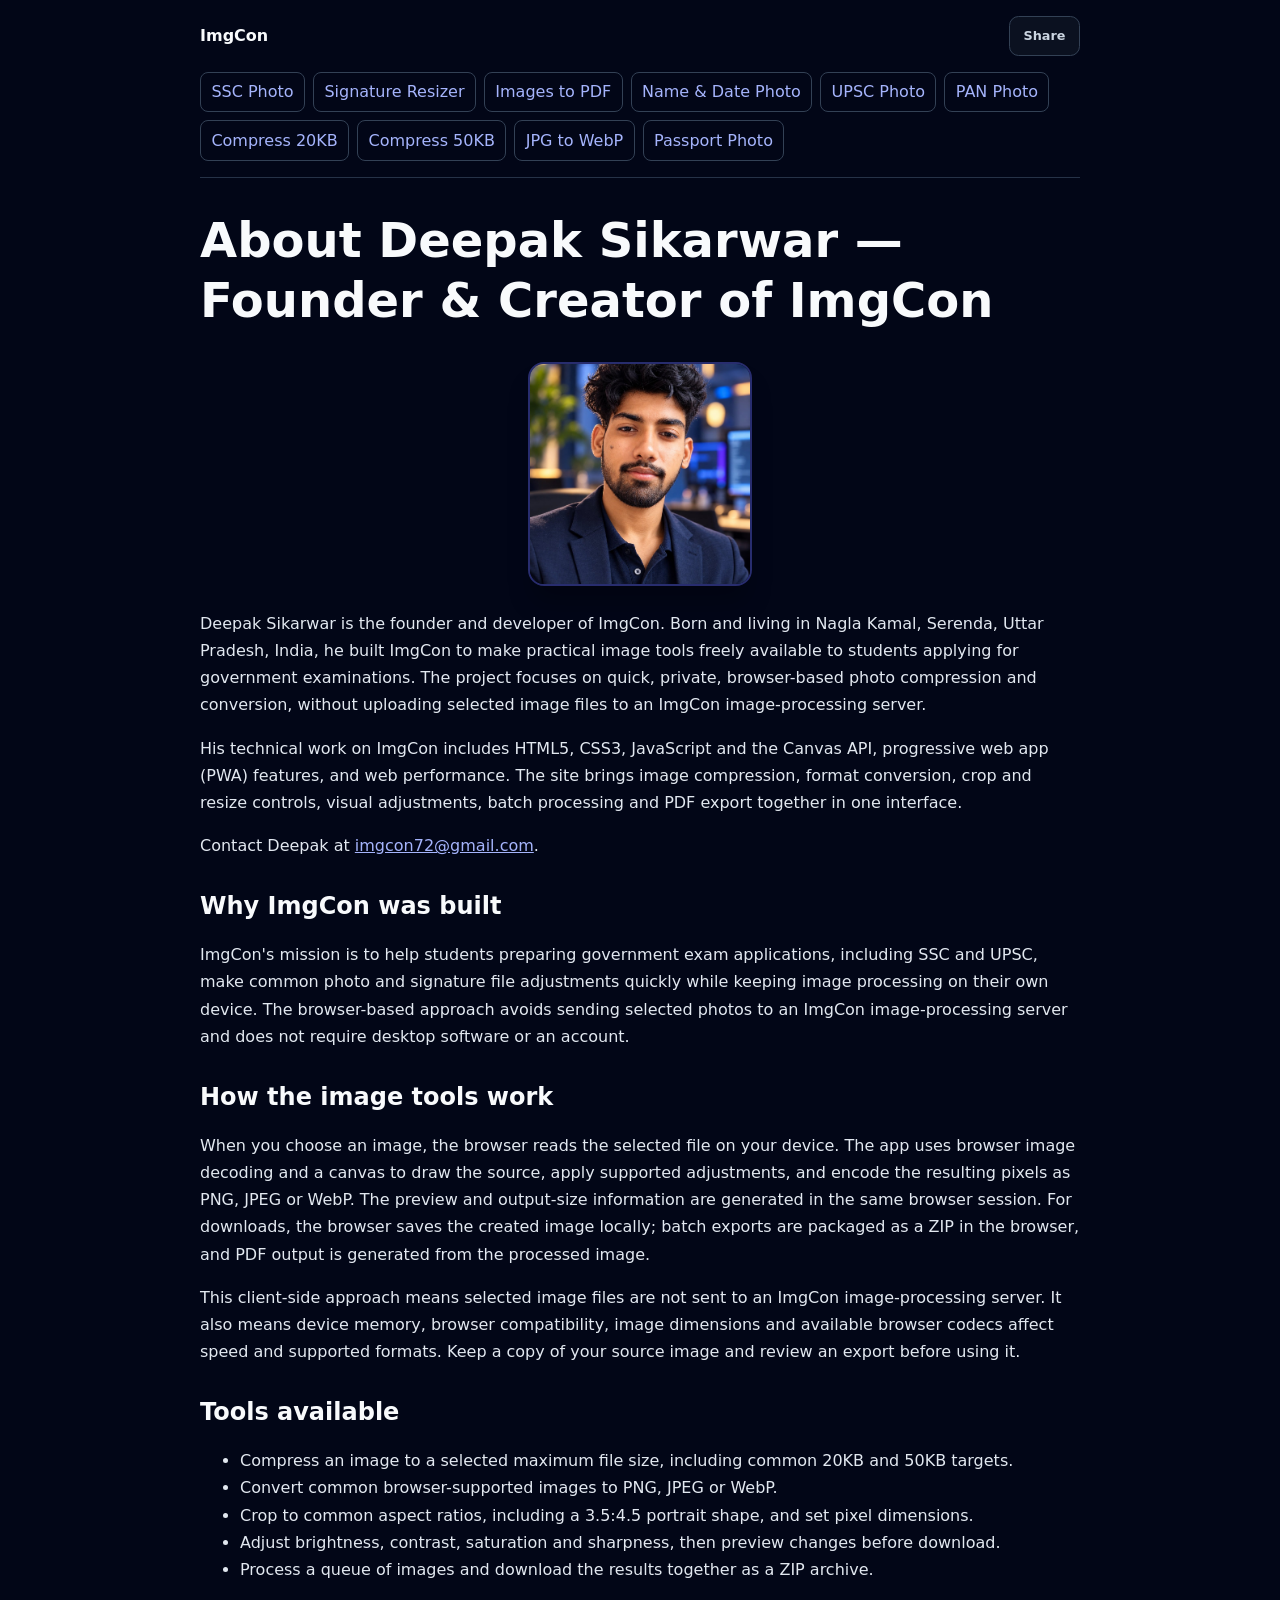
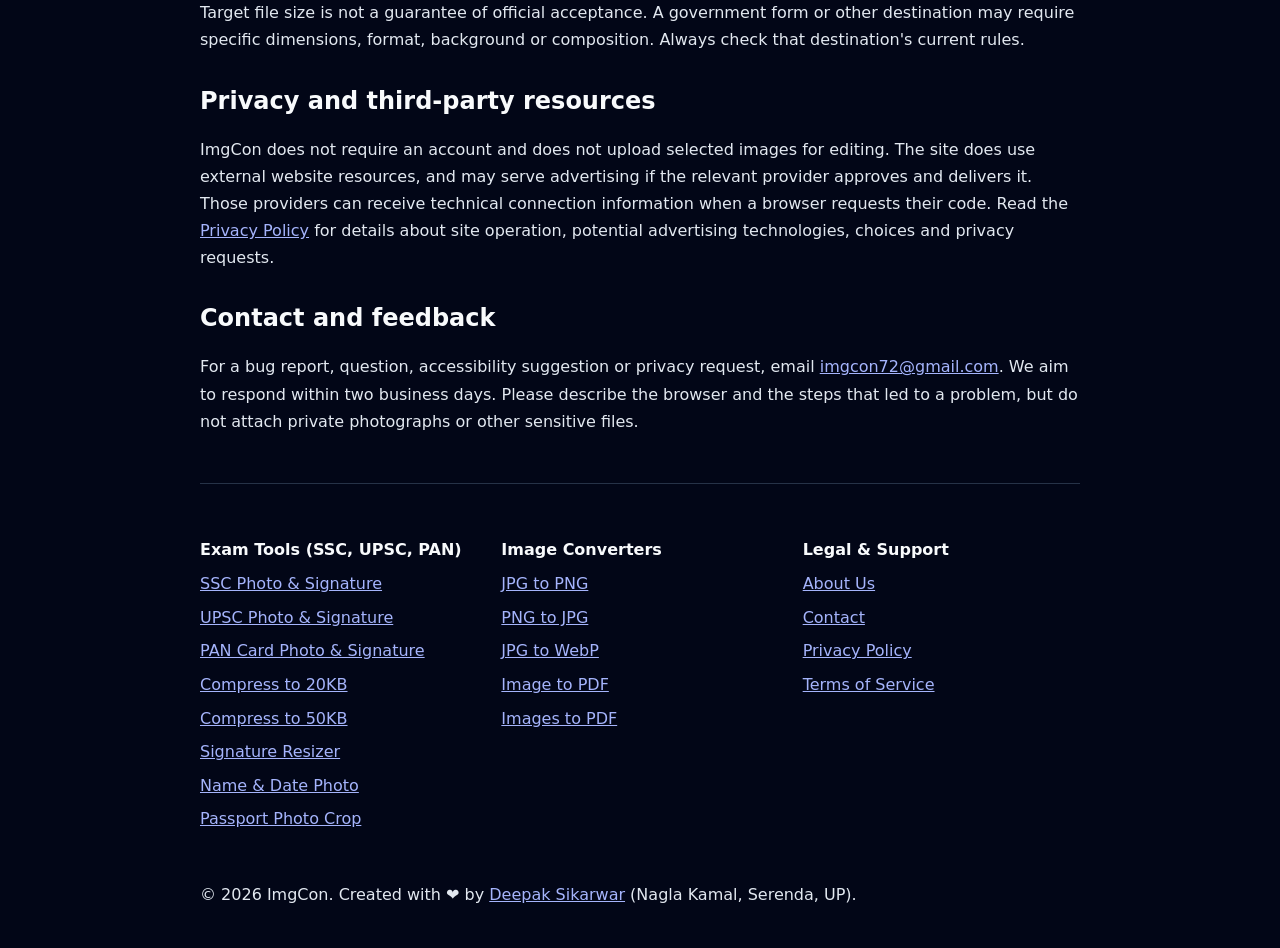
<file: about.html>
<!doctype html>
<html lang="en">
  <head>
    <meta charset="utf-8" />
    <meta name="viewport" content="width=device-width, initial-scale=1" />
    <meta name="description" content="Meet Deepak Sikarwar, founder and developer of ImgCon from Nagla Kamal, Serenda, Uttar Pradesh. Built to provide 100% private and free image compression tools for students." />
    <meta name="robots" content="index,follow" />
    <title>Deepak Sikarwar — Founder &amp; Developer of ImgCon | Nagla Kamal, Uttar Pradesh</title>
    <meta name="thumbnail" content="https://imgcon.online/deepak-sikarwar.jpg" />
    <meta property="og:title" content="Deepak Sikarwar — Founder &amp; Developer of ImgCon" />
    <meta property="og:description" content="Meet Deepak Sikarwar, founder and developer of ImgCon from Nagla Kamal, Serenda, Uttar Pradesh." />
    <meta property="og:image" content="https://imgcon.online/deepak-sikarwar.jpg" />
    <meta name="twitter:card" content="summary_large_image" />
    <meta name="twitter:image" content="https://imgcon.online/deepak-sikarwar.jpg" />
    <link rel="icon" type="image/png" sizes="192x192" href="imgcon-icon-192.png" />
    <link rel="canonical" href="https://imgcon.online/about.html" />
    <link rel="preload" href="script.js" as="script" />
    <link rel="stylesheet" href="smart-share.css" />
    <style>
      :root { color-scheme: dark; font-family: system-ui, sans-serif; background: #020617; color: #e2e8f0; }
      * { box-sizing: border-box; }
      body { margin: 0; line-height: 1.7; }
      a { color: #a5b4fc; }
      header, main, footer { width: min(100% - 2rem, 880px); margin-inline: auto; }
      header, footer { padding-block: 1rem; border-bottom: 1px solid #263247; }
      footer { border-top: 1px solid #263247; border-bottom: 0; margin-top: 3rem; padding-block: 1.5rem; }
      .site-header { display: flex; flex-wrap: wrap; align-items: center; justify-content: space-between; gap: 1rem; }
      .site-brand { color: #f8fafc; font-weight: 700; text-decoration: none; }
      .site-nav { display: flex; flex-wrap: wrap; gap: .5rem; }
      .site-nav a { display: inline-block; padding: .35rem .65rem; border: 1px solid #334155; border-radius: .5rem; text-decoration: none; }
      .site-nav a:hover { border-color: #818cf8; color: #fff; }
      .footer-grid { display: grid; grid-template-columns: repeat(auto-fit, minmax(160px, 1fr)); gap: 1.5rem; }
      .footer-column h2 { margin: 0 0 .65rem; font-size: 1rem; }
      .footer-column nav { display: grid; gap: .4rem; }
      h1, h2 { line-height: 1.25; color: #f8fafc; }
      h1 { font-size: clamp(2rem, 6vw, 3rem); }
      section { margin-block: 2rem; }
      nav { display: flex; flex-wrap: wrap; gap: .75rem 1rem; }
    </style>
    <script type="application/ld+json">
      {
        "@context": "https://schema.org",
        "@type": "BreadcrumbList",
        "itemListElement": [
          {"@type":"ListItem","position":1,"name":"Home","item":"https://imgcon.online/"},
          {"@type":"ListItem","position":2,"name":"About Us","item":"https://imgcon.online/about.html"}
        ]
      }
    </script>
    <script type="application/ld+json">
      {
        "@context": "https://schema.org",
        "@type": "Person",
        "name": "Deepak Sikarwar",
        "alternateName": ["Deepak Sikarwar ImgCon", "Deepak Sikarwar Nagla Kamal"],
        "jobTitle": "Web Developer & Founder",
        "worksFor": {
          "@type": "Organization",
          "name": "ImgCon",
          "url": "https://imgcon.online/"
        },
        "homeLocation": {
          "@type": "Place",
          "name": "Nagla Kamal, Serenda, Uttar Pradesh, India"
        },
        "image": "https://imgcon.online/deepak-sikarwar.jpg",
        "url": "https://imgcon.online/about.html",
        "sameAs": [
          "https://github.com/deepak1455"
        ]
      }
    </script>
    <style>
      .profile-photo { display: block; width: 12rem; height: 12rem; margin-inline: auto; margin-bottom: 1.5rem; border: 2px solid rgb(99 102 241 / 40%); border-radius: 1rem; object-fit: cover; box-shadow: 0 20px 25px -5px rgb(0 0 0 / 25%); }
      @media (min-width: 768px) { .profile-photo { width: 14rem; height: 14rem; } }
    </style>
  </head>
  <body>
    <header class="site-header">
      <a class="site-brand" href="index.html">ImgCon</a>
      <button id="share-button" class="smart-share-trigger" type="button" data-smart-share>Share</button>
      <nav class="site-nav" aria-label="Primary navigation">
        <a href="ssc-photo-resizer.html">SSC Photo</a>
        <a href="signature-resizer.html">Signature Resizer</a>
        <a href="images-to-pdf.html">Images to PDF</a>
        <a href="photo-name-date-maker.html">Name &amp; Date Photo</a>
        <a href="upsc-photo-compressor.html">UPSC Photo</a>
        <a href="pan-card-photo-resizer.html">PAN Photo</a>
        <a href="compress-image-to-20kb.html">Compress 20KB</a>
        <a href="compress-image-to-50kb.html">Compress 50KB</a>
        <a href="jpg-to-webp.html">JPG to WebP</a>
        <a href="passport-photo-maker.html">Passport Photo</a>
      </nav>
    </header>
    <main>
      <h1>About Deepak Sikarwar — Founder &amp; Creator of ImgCon</h1>
      <section aria-label="Founder profile">
        <img src="deepak-sikarwar.jpg" alt="Deepak Sikarwar - Founder &amp; Developer of ImgCon" class="w-48 h-48 md:w-56 md:h-56 rounded-2xl object-cover border-2 border-indigo-500/40 shadow-xl mx-auto mb-6 profile-photo" width="224" height="224" fetchpriority="high" />
        <p>Deepak Sikarwar is the founder and developer of ImgCon. Born and living in Nagla Kamal, Serenda, Uttar Pradesh, India, he built ImgCon to make practical image tools freely available to students applying for government examinations. The project focuses on quick, private, browser-based photo compression and conversion, without uploading selected image files to an ImgCon image-processing server.</p>
        <p>His technical work on ImgCon includes HTML5, CSS3, JavaScript and the Canvas API, progressive web app (PWA) features, and web performance. The site brings image compression, format conversion, crop and resize controls, visual adjustments, batch processing and PDF export together in one interface.</p>
        <p>Contact Deepak at <a href="mailto:imgcon72@gmail.com">imgcon72@gmail.com</a></a>.</p>
      </section>

      <section>
        <h2>Why ImgCon was built</h2>
        <p>ImgCon's mission is to help students preparing government exam applications, including SSC and UPSC, make common photo and signature file adjustments quickly while keeping image processing on their own device. The browser-based approach avoids sending selected photos to an ImgCon image-processing server and does not require desktop software or an account.</p>
      </section>

      <section>
        <h2>How the image tools work</h2>
        <p>When you choose an image, the browser reads the selected file on your device. The app uses browser image decoding and a canvas to draw the source, apply supported adjustments, and encode the resulting pixels as PNG, JPEG or WebP. The preview and output-size information are generated in the same browser session. For downloads, the browser saves the created image locally; batch exports are packaged as a ZIP in the browser, and PDF output is generated from the processed image.</p>
        <p>This client-side approach means selected image files are not sent to an ImgCon image-processing server. It also means device memory, browser compatibility, image dimensions and available browser codecs affect speed and supported formats. Keep a copy of your source image and review an export before using it.</p>
      </section>

      <section>
        <h2>Tools available</h2>
        <ul>
          <li>Compress an image to a selected maximum file size, including common 20KB and 50KB targets.</li>
          <li>Convert common browser-supported images to PNG, JPEG or WebP.</li>
          <li>Crop to common aspect ratios, including a 3.5:4.5 portrait shape, and set pixel dimensions.</li>
          <li>Adjust brightness, contrast, saturation and sharpness, then preview changes before download.</li>
          <li>Process a queue of images and download the results together as a ZIP archive.</li>
        </ul>
        <p>Target file size is not a guarantee of official acceptance. A government form or other destination may require specific dimensions, format, background or composition. Always check that destination's current rules.</p>
      </section>

      <section>
        <h2>Privacy and third-party resources</h2>
        <p>ImgCon does not require an account and does not upload selected images for editing. The site does use external website resources, and may serve advertising if the relevant provider approves and delivers it. Those providers can receive technical connection information when a browser requests their code. Read the <a href="privacy-policy.html">Privacy Policy</a> for details about site operation, potential advertising technologies, choices and privacy requests.</p>
      </section>

      <section>
        <h2>Contact and feedback</h2>
        <p>For a bug report, question, accessibility suggestion or privacy request, email <a href="mailto:imgcon72@gmail.com">imgcon72@gmail.com</a>. We aim to respond within two business days. Please describe the browser and the steps that led to a problem, but do not attach private photographs or other sensitive files.</p>
      </section>
    </main>
    <footer>
      <div class="footer-grid">
        <section class="footer-column" aria-labelledby="footer-exam-tools"><h2 id="footer-exam-tools">Exam Tools (SSC, UPSC, PAN)</h2><nav aria-label="Exam tools"><a href="ssc-photo-resizer.html">SSC Photo &amp; Signature</a><a href="upsc-photo-compressor.html">UPSC Photo &amp; Signature</a><a href="pan-card-photo-resizer.html">PAN Card Photo &amp; Signature</a><a href="compress-image-to-20kb.html">Compress to 20KB</a><a href="compress-image-to-50kb.html">Compress to 50KB</a>        <a href="signature-resizer.html">Signature Resizer</a><a href="photo-name-date-maker.html">Name &amp; Date Photo</a><a href="passport-photo-maker.html">Passport Photo Crop</a></nav></section>
        <section class="footer-column" aria-labelledby="footer-converters"><h2 id="footer-converters">Image Converters</h2><nav aria-label="Image converters"><a href="index.html#quick-jpg-to-png">JPG to PNG</a><a href="index.html#quick-png-to-jpg">PNG to JPG</a><a href="jpg-to-webp.html">JPG to WebP</a><a href="index.html#quick-image-to-pdf">Image to PDF</a><a href="images-to-pdf.html">Images to PDF</a></nav></section>
        <section class="footer-column" aria-labelledby="footer-legal-support"><h2 id="footer-legal-support">Legal &amp; Support</h2><nav aria-label="Legal and support"><a href="about.html">About Us</a><a href="contact.html">Contact</a><a href="privacy-policy.html">Privacy Policy</a><a href="terms-of-service.html">Terms of Service</a></nav></section>
      </div>
      <p><span>© 2026 ImgCon. Created with ❤️ by <a href="about.html" class="font-medium text-indigo-300 underline underline-offset-2 hover:text-white">Deepak Sikarwar</a> (Nagla Kamal, Serenda, UP).</span></p>
    </footer>
    <script src="script.js" defer></script>
  </body>
</html>
</file>
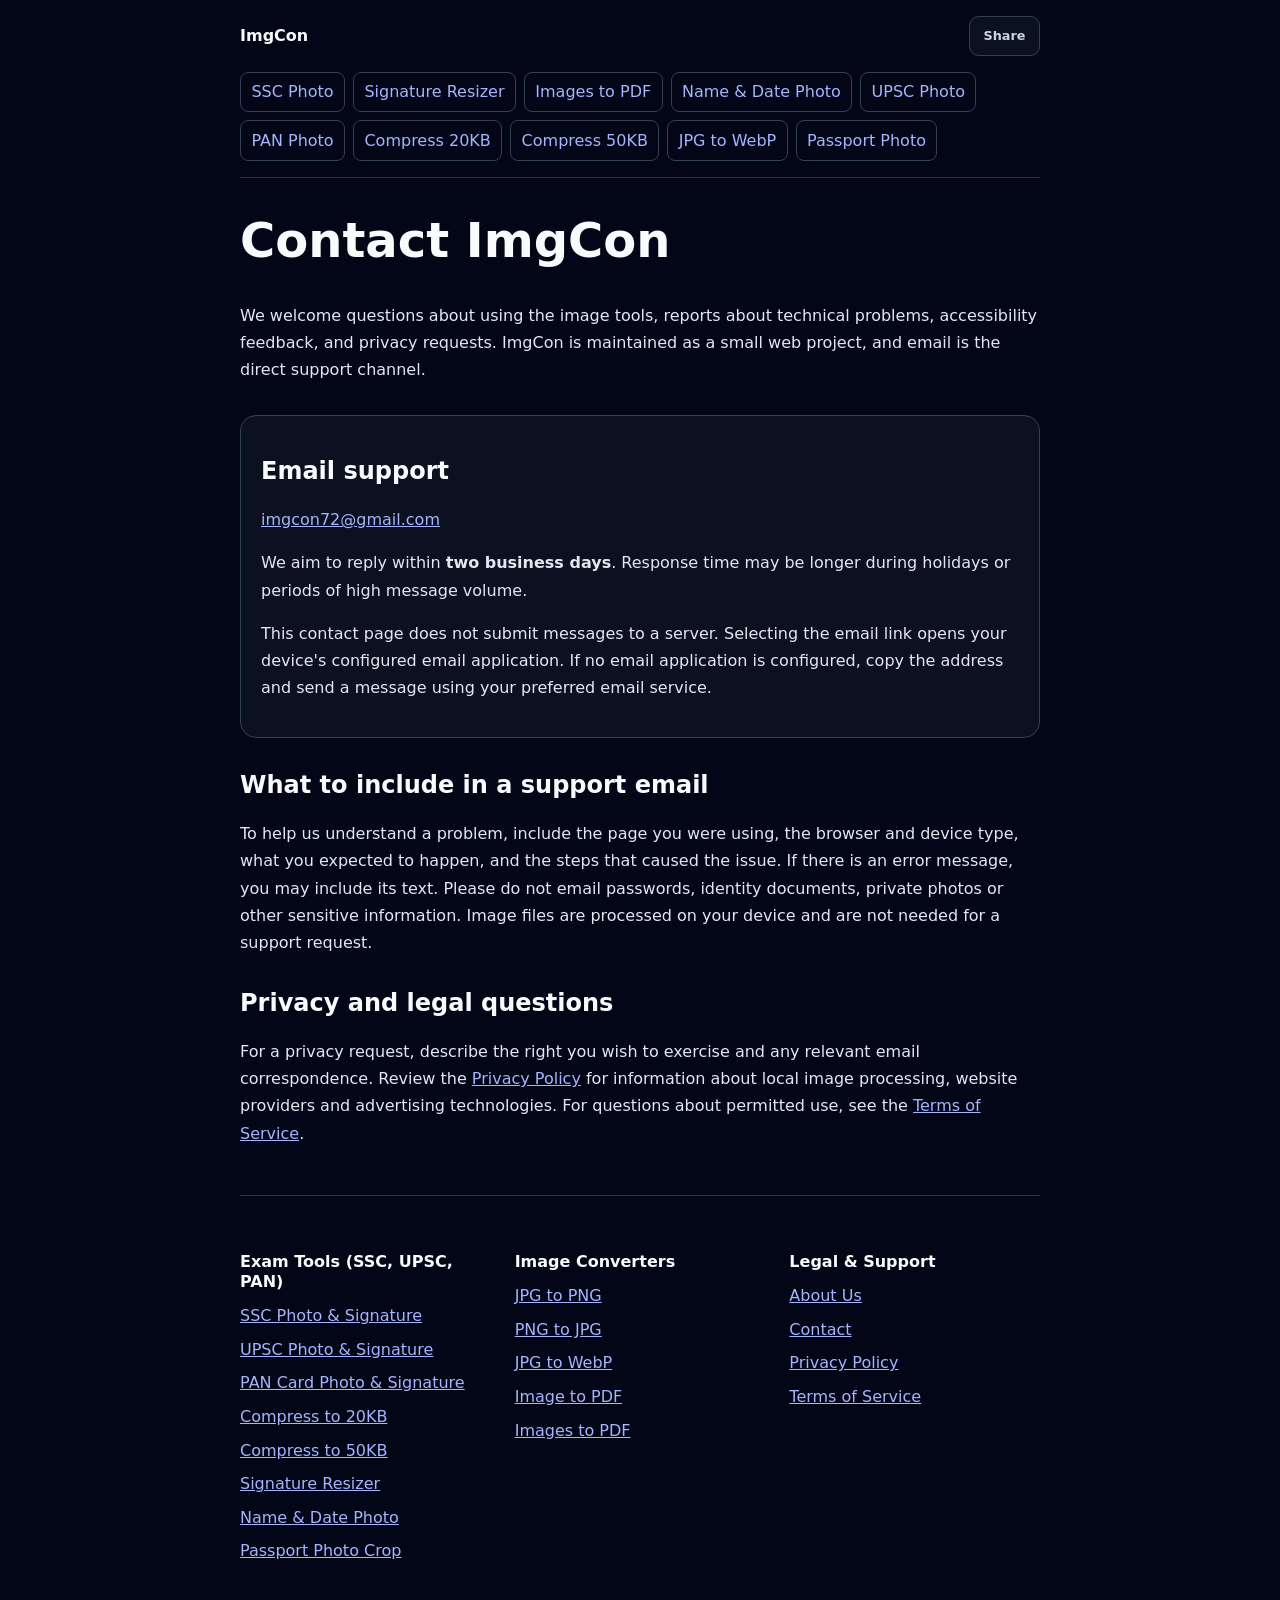
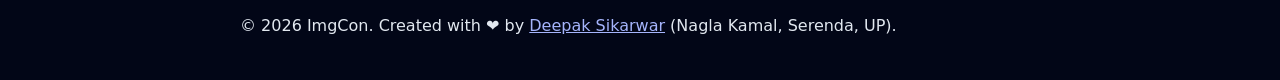
<file: contact.html>
<!doctype html>
<html lang="en">
  <head>
    <meta charset="utf-8" />
    <meta name="viewport" content="width=device-width, initial-scale=1" />
    <meta name="description" content="Contact ImgCon by email for support, accessibility feedback, privacy requests or questions. Expected response time is two business days." />
    <meta name="robots" content="index,follow" />
    <title>Contact Us — ImgCon Support (imgcon72@gmail.com)</title>
    <meta name="thumbnail" content="https://imgcon.online/imgconlogo.png" />
    <meta property="og:image" content="https://imgcon.online/imgconlogo.png" />
    <meta property="og:image:width" content="1200" />
    <meta property="og:image:height" content="630" />
    <meta name="twitter:card" content="summary_large_image" />
    <meta name="twitter:image" content="https://imgcon.online/imgconlogo.png" />
    <link rel="icon" type="image/png" sizes="192x192" href="imgcon-icon-192.png" />
    <link rel="canonical" href="https://imgcon.online/contact.html" />
    <link rel="preload" href="script.js" as="script" />
    <link rel="stylesheet" href="smart-share.css" />
    <style>
      :root { color-scheme: dark; font-family: system-ui, sans-serif; background: #020617; color: #e2e8f0; }
      * { box-sizing: border-box; }
      body { margin: 0; line-height: 1.7; }
      a { color: #a5b4fc; }
      header, main, footer { width: min(100% - 2rem, 800px); margin-inline: auto; }
      header, footer { padding-block: 1rem; border-bottom: 1px solid #263247; }
      footer { border-top: 1px solid #263247; border-bottom: 0; margin-top: 3rem; padding-block: 1.5rem; }
      .site-header { display: flex; flex-wrap: wrap; align-items: center; justify-content: space-between; gap: 1rem; }
      .site-brand { color: #f8fafc; font-weight: 700; text-decoration: none; }
      .site-nav { display: flex; flex-wrap: wrap; gap: .5rem; }
      .site-nav a { display: inline-block; padding: .35rem .65rem; border: 1px solid #334155; border-radius: .5rem; text-decoration: none; }
      .site-nav a:hover { border-color: #818cf8; color: #fff; }
      .footer-grid { display: grid; grid-template-columns: repeat(auto-fit, minmax(160px, 1fr)); gap: 1.5rem; }
      .footer-column h2 { margin: 0 0 .65rem; font-size: 1rem; }
      .footer-column nav { display: grid; gap: .4rem; }
      h1, h2 { line-height: 1.25; color: #f8fafc; }
      h1 { font-size: clamp(2rem, 6vw, 3rem); }
      section { margin-block: 2rem; }
      .contact-card { padding: 1.25rem; border: 1px solid #334155; border-radius: 1rem; background: #0b1120; }
      nav { display: flex; flex-wrap: wrap; gap: .75rem 1rem; }
    </style>
    <script type="application/ld+json">
      {
        "@context": "https://schema.org",
        "@type": "BreadcrumbList",
        "itemListElement": [
          {"@type":"ListItem","position":1,"name":"Home","item":"https://imgcon.online/"},
          {"@type":"ListItem","position":2,"name":"Contact Us","item":"https://imgcon.online/contact.html"}
        ]
      }
    </script>
  </head>
  <body>
    <header class="site-header">
      <a class="site-brand" href="index.html">ImgCon</a>
      <button id="share-button" class="smart-share-trigger" type="button" data-smart-share>Share</button>
      <nav class="site-nav" aria-label="Primary navigation">
        <a href="ssc-photo-resizer.html">SSC Photo</a>
        <a href="signature-resizer.html">Signature Resizer</a>
        <a href="images-to-pdf.html">Images to PDF</a>
        <a href="photo-name-date-maker.html">Name &amp; Date Photo</a>
        <a href="upsc-photo-compressor.html">UPSC Photo</a>
        <a href="pan-card-photo-resizer.html">PAN Photo</a>
        <a href="compress-image-to-20kb.html">Compress 20KB</a>
        <a href="compress-image-to-50kb.html">Compress 50KB</a>
        <a href="jpg-to-webp.html">JPG to WebP</a>
        <a href="passport-photo-maker.html">Passport Photo</a>
      </nav>
    </header>
    <main>
      <h1>Contact ImgCon</h1>
      <p>We welcome questions about using the image tools, reports about technical problems, accessibility feedback, and privacy requests. ImgCon is maintained as a small web project, and email is the direct support channel.</p>
      <section class="contact-card" aria-labelledby="email-title">
        <h2 id="email-title">Email support</h2>
        <p><a href="mailto:imgcon72@gmail.com?subject=ImgCon%20support">imgcon72@gmail.com</a></p>
        <p>We aim to reply within <strong>two business days</strong>. Response time may be longer during holidays or periods of high message volume.</p>
        <p>This contact page does not submit messages to a server. Selecting the email link opens your device's configured email application. If no email application is configured, copy the address and send a message using your preferred email service.</p>
      </section>
      <section>
        <h2>What to include in a support email</h2>
        <p>To help us understand a problem, include the page you were using, the browser and device type, what you expected to happen, and the steps that caused the issue. If there is an error message, you may include its text. Please do not email passwords, identity documents, private photos or other sensitive information. Image files are processed on your device and are not needed for a support request.</p>
      </section>
      <section>
        <h2>Privacy and legal questions</h2>
        <p>For a privacy request, describe the right you wish to exercise and any relevant email correspondence. Review the <a href="privacy-policy.html">Privacy Policy</a> for information about local image processing, website providers and advertising technologies. For questions about permitted use, see the <a href="terms-of-service.html">Terms of Service</a>.</p>
      </section>
    </main>
    <footer>
      <div class="footer-grid">
        <section class="footer-column" aria-labelledby="footer-exam-tools"><h2 id="footer-exam-tools">Exam Tools (SSC, UPSC, PAN)</h2><nav aria-label="Exam tools"><a href="ssc-photo-resizer.html">SSC Photo &amp; Signature</a><a href="upsc-photo-compressor.html">UPSC Photo &amp; Signature</a><a href="pan-card-photo-resizer.html">PAN Card Photo &amp; Signature</a><a href="compress-image-to-20kb.html">Compress to 20KB</a><a href="compress-image-to-50kb.html">Compress to 50KB</a>        <a href="signature-resizer.html">Signature Resizer</a><a href="photo-name-date-maker.html">Name &amp; Date Photo</a><a href="passport-photo-maker.html">Passport Photo Crop</a></nav></section>
        <section class="footer-column" aria-labelledby="footer-converters"><h2 id="footer-converters">Image Converters</h2><nav aria-label="Image converters"><a href="index.html#quick-jpg-to-png">JPG to PNG</a><a href="index.html#quick-png-to-jpg">PNG to JPG</a><a href="jpg-to-webp.html">JPG to WebP</a><a href="index.html#quick-image-to-pdf">Image to PDF</a><a href="images-to-pdf.html">Images to PDF</a></nav></section>
        <section class="footer-column" aria-labelledby="footer-legal-support"><h2 id="footer-legal-support">Legal &amp; Support</h2><nav aria-label="Legal and support"><a href="about.html">About Us</a><a href="contact.html">Contact</a><a href="privacy-policy.html">Privacy Policy</a><a href="terms-of-service.html">Terms of Service</a></nav></section>
      </div>
      <p><span>© 2026 ImgCon. Created with ❤️ by <a href="about.html" class="font-medium text-indigo-300 underline underline-offset-2 hover:text-white">Deepak Sikarwar</a> (Nagla Kamal, Serenda, UP).</span></p>
    </footer>
    <script src="script.js" defer></script>
  </body>
</html>
</file>
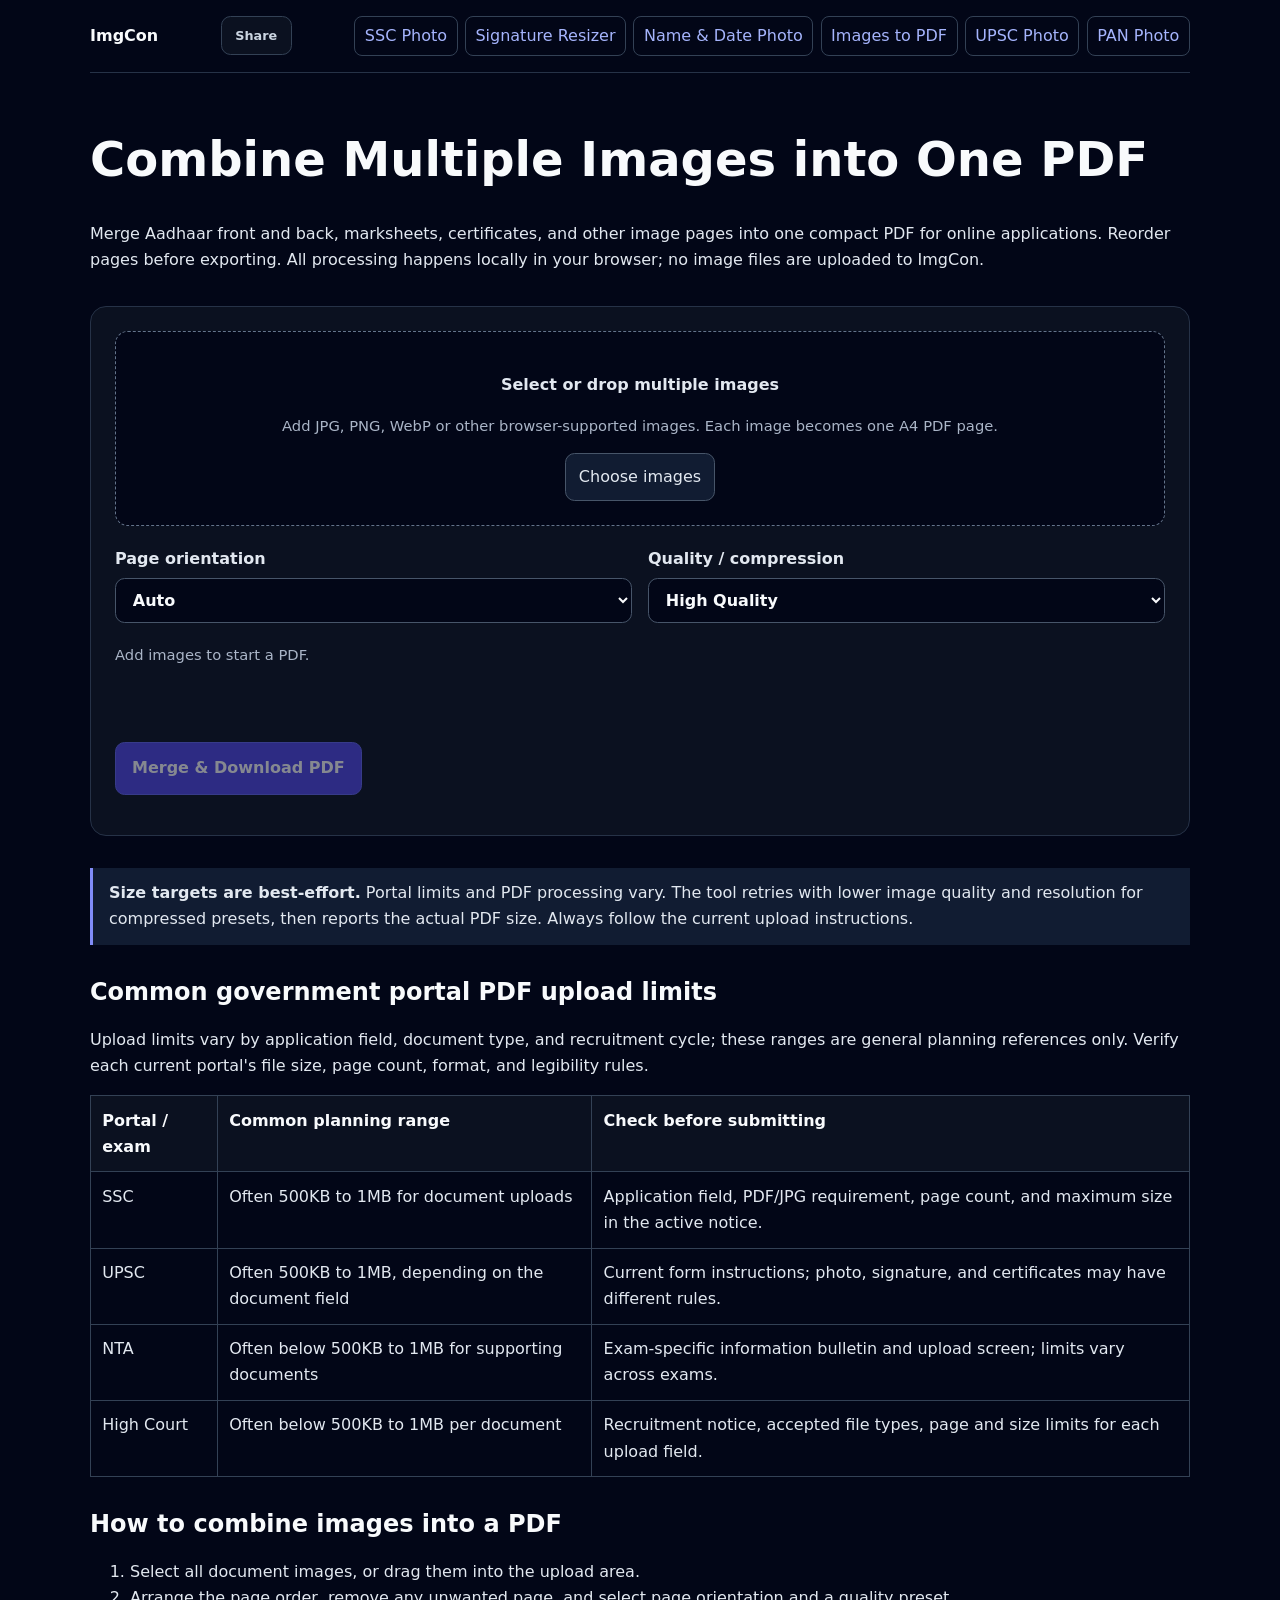
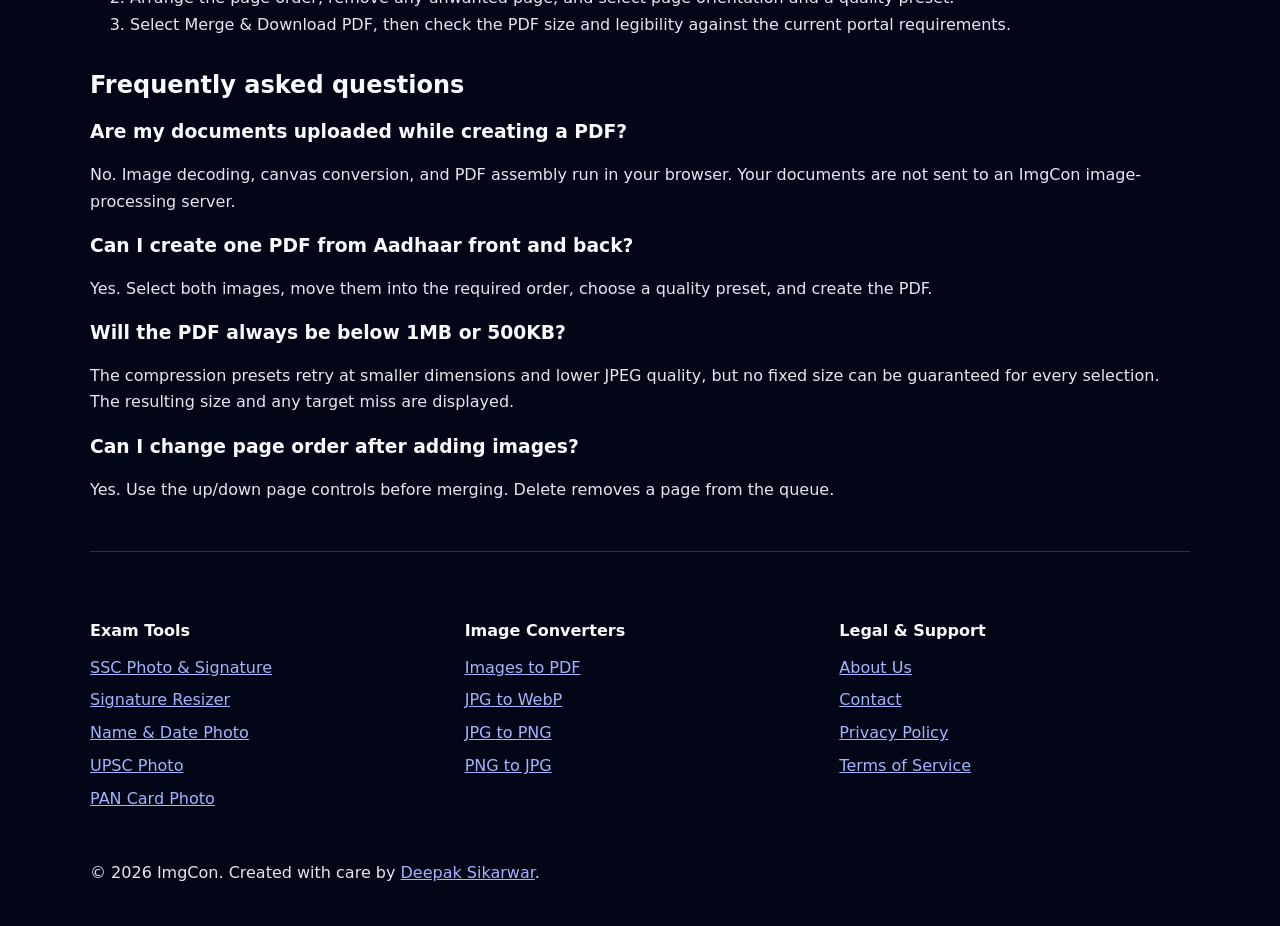
<file: images-to-pdf.html>
<!doctype html>
<html lang="en">
  <head>
    <meta charset="utf-8" />
    <meta name="viewport" content="width=device-width, initial-scale=1" />
    <meta name="description" content="Merge multiple JPG/PNG images into a single PDF document online. Set page order, compress under 1MB for exam forms. 100% free and private." />
    <meta name="robots" content="index,follow" />
    <meta name="thumbnail" content="https://imgcon.online/imgconlogo.png" />
    <meta property="og:type" content="website" />
    <meta property="og:url" content="https://imgcon.online/images-to-pdf.html" />
    <meta property="og:title" content="Convert Multiple Images to Single PDF Online Free — ImgCon" />
    <meta property="og:description" content="Combine and reorder image pages into one PDF locally in your browser." />
    <meta property="og:image" content="https://imgcon.online/imgconlogo.png" />
    <meta name="twitter:card" content="summary_large_image" />
    <meta name="twitter:image" content="https://imgcon.online/imgconlogo.png" />
    <link rel="canonical" href="https://imgcon.online/images-to-pdf.html" />
    <link rel="icon" type="image/png" sizes="192x192" href="imgcon-icon-192.png" />
    <link rel="manifest" href="manifest.json" />
    <link rel="stylesheet" href="smart-share.css" />
    <title>Convert Multiple Images to Single PDF Online Free — ImgCon</title>
    <style>
      :root { color-scheme: dark; font-family: system-ui, sans-serif; background: #020617; color: #e2e8f0; }
      * { box-sizing: border-box; }
      body { margin: 0; line-height: 1.65; }
      a { color: #a5b4fc; }
      header, main, footer { width: min(100% - 2rem, 1100px); margin-inline: auto; }
      header, footer { padding-block: 1rem; border-bottom: 1px solid #263247; }
      footer { border-top: 1px solid #263247; border-bottom: 0; margin-top: 3rem; padding-block: 1.5rem; }
      .site-header { display: flex; flex-wrap: wrap; align-items: center; justify-content: space-between; gap: 1rem; }
      .site-brand { color: #f8fafc; font-weight: 700; text-decoration: none; }
      .site-nav { display: flex; flex-wrap: wrap; gap: .45rem; }
      .site-nav a { padding: .35rem .6rem; border: 1px solid #334155; border-radius: .5rem; text-decoration: none; }
      .site-nav a:hover { border-color: #818cf8; color: #fff; }
      main { padding-top: 1.5rem; }
      h1, h2, h3 { line-height: 1.25; color: #f8fafc; }
      h1 { font-size: clamp(2rem, 6vw, 3rem); }
      section { margin-block: 2rem; }
      .tool-panel, .content-card { border: 1px solid #263247; border-radius: 1rem; background: #0b1120; padding: clamp(1rem, 3vw, 1.5rem); }
      .drop-zone { border: 1px dashed #64748b; border-radius: .8rem; padding: 1.5rem; text-align: center; background: #020617; }
      .drop-zone.is-dragging { border-color: #818cf8; background: #111c32; }
      .options { display: grid; grid-template-columns: repeat(auto-fit, minmax(200px, 1fr)); gap: 1rem; margin-block: 1.25rem; }
      label { display: grid; gap: .35rem; font-weight: 600; }
      select, button { font: inherit; }
      select { width: 100%; padding: .7rem .8rem; color: #f8fafc; background: #020617; border: 1px solid #475569; border-radius: .6rem; }
      button { padding: .6rem .8rem; border: 1px solid #475569; border-radius: .6rem; color: #e2e8f0; background: #111c32; cursor: pointer; }
      button:hover:not(:disabled) { border-color: #818cf8; color: #fff; }
      button:disabled { opacity: .5; cursor: not-allowed; }
      .primary-action { padding: .75rem 1rem; color: #fff; background: #4f46e5; border-color: #6366f1; font-weight: 700; }
      .page-grid { display: grid; grid-template-columns: repeat(auto-fill, minmax(180px, 1fr)); gap: 1rem; margin-top: 1.2rem; }
      .page-card { position: relative; min-width: 0; overflow: hidden; border: 1px solid #334155; border-radius: .8rem; background: #020617; }
      .page-card img { display: block; width: 100%; height: 190px; object-fit: contain; background: #fff; }
      .page-badge { position: absolute; top: .5rem; left: .5rem; padding: .2rem .45rem; border-radius: 999px; background: #312e81; color: #fff; font-size: .75rem; }
      .page-name { overflow: hidden; padding-inline: .75rem; text-overflow: ellipsis; white-space: nowrap; }
      .page-controls { display: flex; flex-wrap: wrap; gap: .35rem; padding: .6rem; }
      .page-controls button { flex: 1; padding: .4rem; font-size: .85rem; }
      .hint, .status { color: #aab5c7; font-size: .92rem; }
      .error { min-height: 1.5em; color: #fca5a5; }
      .note { border-left: 3px solid #818cf8; padding: .75rem 1rem; background: #111c32; }
      .table-wrap { overflow-x: auto; }
      table { width: 100%; min-width: 560px; border-collapse: collapse; }
      th, td { border: 1px solid #334155; padding: .7rem; text-align: left; vertical-align: top; }
      th { color: #f8fafc; background: #0b1120; }
      .footer-grid { display: grid; grid-template-columns: repeat(auto-fit, minmax(180px, 1fr)); gap: 1.5rem; }
      .footer-grid h2 { font-size: 1rem; }
      .footer-grid nav { display: grid; gap: .4rem; }
      @media (max-width: 600px) { .page-grid { grid-template-columns: repeat(auto-fill, minmax(145px, 1fr)); } }
      @media (prefers-reduced-motion: reduce) { *, *::before, *::after { scroll-behavior: auto !important; transition-duration: .01ms !important; } }
    </style>
    <script type="application/ld+json">
      {
        "@context": "https://schema.org",
        "@type": "FAQPage",
        "mainEntity": [
          {"@type":"Question","name":"How can I combine multiple images into one PDF?","acceptedAnswer":{"@type":"Answer","text":"Select or drop multiple images, arrange the pages with the up and down controls, choose orientation and compression, then select Merge & Download PDF. Each image becomes a page in one locally generated PDF."}},
          {"@type":"Question","name":"Are my Aadhaar, marksheets, or certificates uploaded?","acceptedAnswer":{"@type":"Answer","text":"No. Images are decoded and assembled into a PDF in your browser using local canvas processing. They are not uploaded to an ImgCon image-processing server."}},
          {"@type":"Question","name":"Can I make the combined PDF smaller than 1MB?","acceptedAnswer":{"@type":"Answer","text":"Choose Compressed (<1MB) or Compact (<500KB). ImgCon tries progressively lower image quality and resolution, but the final size depends on the number, content, and complexity of your pages. The actual size and any missed target are shown."}},
          {"@type":"Question","name":"Can I change the order or remove pages before merging?","acceptedAnswer":{"@type":"Answer","text":"Yes. Use the up and down buttons to change page order or Delete to remove a page. The page number badges update automatically before you create the PDF."}}
        ]
      }
    </script>
  </head>
  <body>
    <header class="site-header">
      <a class="site-brand" href="index.html">ImgCon</a>
      <button id="share-button" class="smart-share-trigger" type="button" data-smart-share>Share</button>
      <nav class="site-nav" aria-label="Primary navigation">
        <a href="ssc-photo-resizer.html">SSC Photo</a>
        <a href="signature-resizer.html">Signature Resizer</a>
        <a href="photo-name-date-maker.html">Name &amp; Date Photo</a>
        <a href="images-to-pdf.html" aria-current="page">Images to PDF</a>
        <a href="upsc-photo-compressor.html">UPSC Photo</a>
        <a href="pan-card-photo-resizer.html">PAN Photo</a>
      </nav>
    </header>
    <main>
      <h1>Combine Multiple Images into One PDF</h1>
      <p>Merge Aadhaar front and back, marksheets, certificates, and other image pages into one compact PDF for online applications. Reorder pages before exporting. All processing happens locally in your browser; no image files are uploaded to ImgCon.</p>
      <section class="tool-panel" aria-label="Images to PDF tool">
        <div id="pdf-drop-zone" class="drop-zone">
          <p><strong>Select or drop multiple images</strong></p>
          <p class="hint">Add JPG, PNG, WebP or other browser-supported images. Each image becomes one A4 PDF page.</p>
          <input id="images-input" type="file" accept="image/*" multiple hidden />
          <button id="browse-images" type="button">Choose images</button>
        </div>
        <div class="options">
          <label for="page-orientation">Page orientation
            <select id="page-orientation">
              <option value="auto">Auto</option>
              <option value="portrait">Portrait (A4)</option>
              <option value="landscape">Landscape</option>
            </select>
          </label>
          <label for="pdf-quality">Quality / compression
            <select id="pdf-quality">
              <option value="high">High Quality</option>
              <option value="compressed">Compressed (target &lt;1MB)</option>
              <option value="compact">Compact (target &lt;500KB)</option>
            </select>
          </label>
        </div>
        <p id="pdf-status" class="status" aria-live="polite">Add images to start a PDF.</p>
        <p id="pdf-error" class="error" role="alert"></p>
        <div id="page-grid" class="page-grid" aria-label="PDF pages"></div>
        <p><button id="merge-pdf" class="primary-action" type="button" disabled>Merge &amp; Download PDF</button></p>
      </section>
      <p class="note"><strong>Size targets are best-effort.</strong> Portal limits and PDF processing vary. The tool retries with lower image quality and resolution for compressed presets, then reports the actual PDF size. Always follow the current upload instructions.</p>
      <section>
        <h2>Common government portal PDF upload limits</h2>
        <p>Upload limits vary by application field, document type, and recruitment cycle; these ranges are general planning references only. Verify each current portal's file size, page count, format, and legibility rules.</p>
        <div class="table-wrap">
          <table>
            <thead><tr><th>Portal / exam</th><th>Common planning range</th><th>Check before submitting</th></tr></thead>
            <tbody>
              <tr><td>SSC</td><td>Often 500KB to 1MB for document uploads</td><td>Application field, PDF/JPG requirement, page count, and maximum size in the active notice.</td></tr>
              <tr><td>UPSC</td><td>Often 500KB to 1MB, depending on the document field</td><td>Current form instructions; photo, signature, and certificates may have different rules.</td></tr>
              <tr><td>NTA</td><td>Often below 500KB to 1MB for supporting documents</td><td>Exam-specific information bulletin and upload screen; limits vary across exams.</td></tr>
              <tr><td>High Court</td><td>Often below 500KB to 1MB per document</td><td>Recruitment notice, accepted file types, page and size limits for each upload field.</td></tr>
            </tbody>
          </table>
        </div>
      </section>
      <section>
        <h2>How to combine images into a PDF</h2>
        <ol>
          <li>Select all document images, or drag them into the upload area.</li>
          <li>Arrange the page order, remove any unwanted page, and select page orientation and a quality preset.</li>
          <li>Select Merge &amp; Download PDF, then check the PDF size and legibility against the current portal requirements.</li>
        </ol>
      </section>
      <section>
        <h2>Frequently asked questions</h2>
        <h3>Are my documents uploaded while creating a PDF?</h3>
        <p>No. Image decoding, canvas conversion, and PDF assembly run in your browser. Your documents are not sent to an ImgCon image-processing server.</p>
        <h3>Can I create one PDF from Aadhaar front and back?</h3>
        <p>Yes. Select both images, move them into the required order, choose a quality preset, and create the PDF.</p>
        <h3>Will the PDF always be below 1MB or 500KB?</h3>
        <p>The compression presets retry at smaller dimensions and lower JPEG quality, but no fixed size can be guaranteed for every selection. The resulting size and any target miss are displayed.</p>
        <h3>Can I change page order after adding images?</h3>
        <p>Yes. Use the up/down page controls before merging. Delete removes a page from the queue.</p>
      </section>
    </main>
    <footer>
      <div class="footer-grid">
        <section><h2>Exam Tools</h2><nav aria-label="Exam tools"><a href="ssc-photo-resizer.html">SSC Photo &amp; Signature</a><a href="signature-resizer.html">Signature Resizer</a><a href="photo-name-date-maker.html">Name &amp; Date Photo</a><a href="upsc-photo-compressor.html">UPSC Photo</a><a href="pan-card-photo-resizer.html">PAN Card Photo</a></nav></section>
        <section><h2>Image Converters</h2><nav aria-label="Image converters"><a href="images-to-pdf.html">Images to PDF</a><a href="jpg-to-webp.html">JPG to WebP</a><a href="index.html#quick-jpg-to-png">JPG to PNG</a><a href="index.html#quick-png-to-jpg">PNG to JPG</a></nav></section>
        <section><h2>Legal &amp; Support</h2><nav aria-label="Legal and support"><a href="about.html">About Us</a><a href="contact.html">Contact</a><a href="privacy-policy.html">Privacy Policy</a><a href="terms-of-service.html">Terms of Service</a></nav></section>
      </div>
      <p>© 2026 ImgCon. Created with care by <a href="about.html">Deepak Sikarwar</a>.</p>
    </footer>
    <script src="images-to-pdf.js" defer></script>
    <script src="script.js" defer></script>
  </body>
</html>
</file>
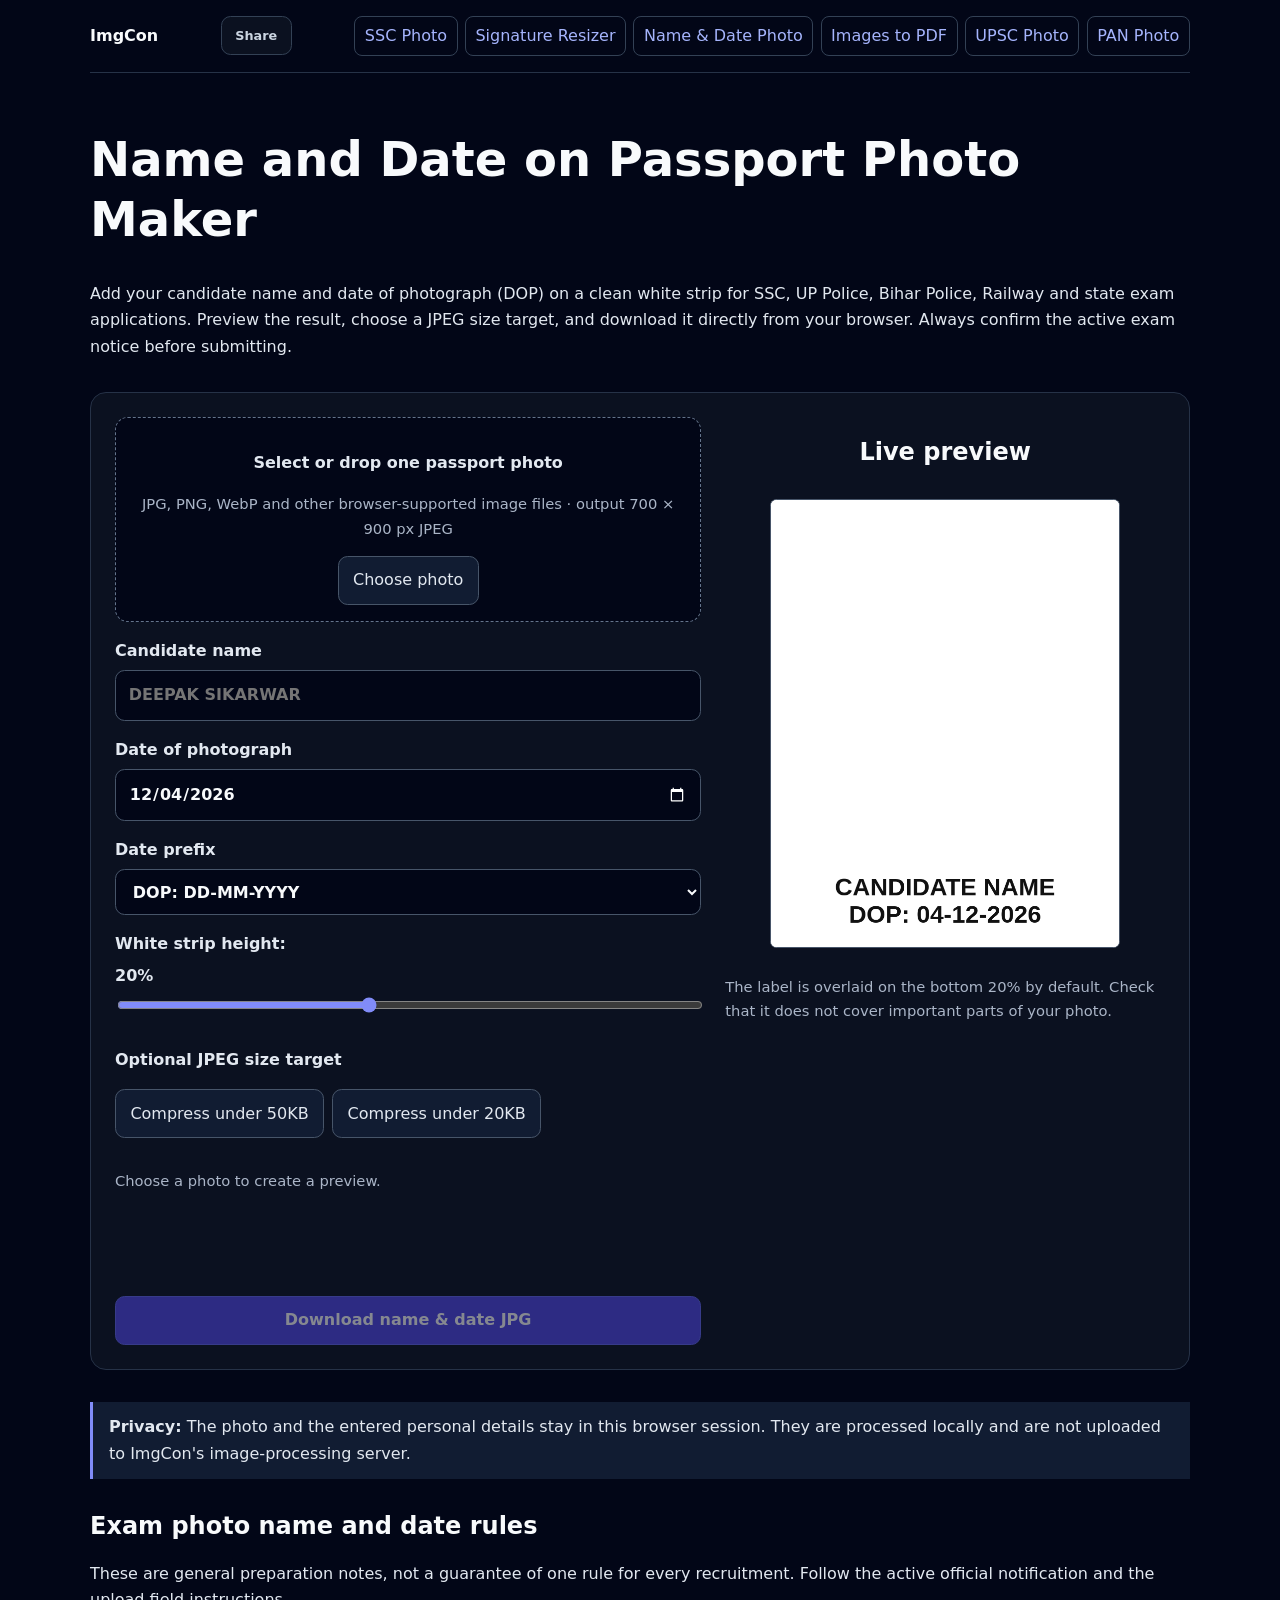
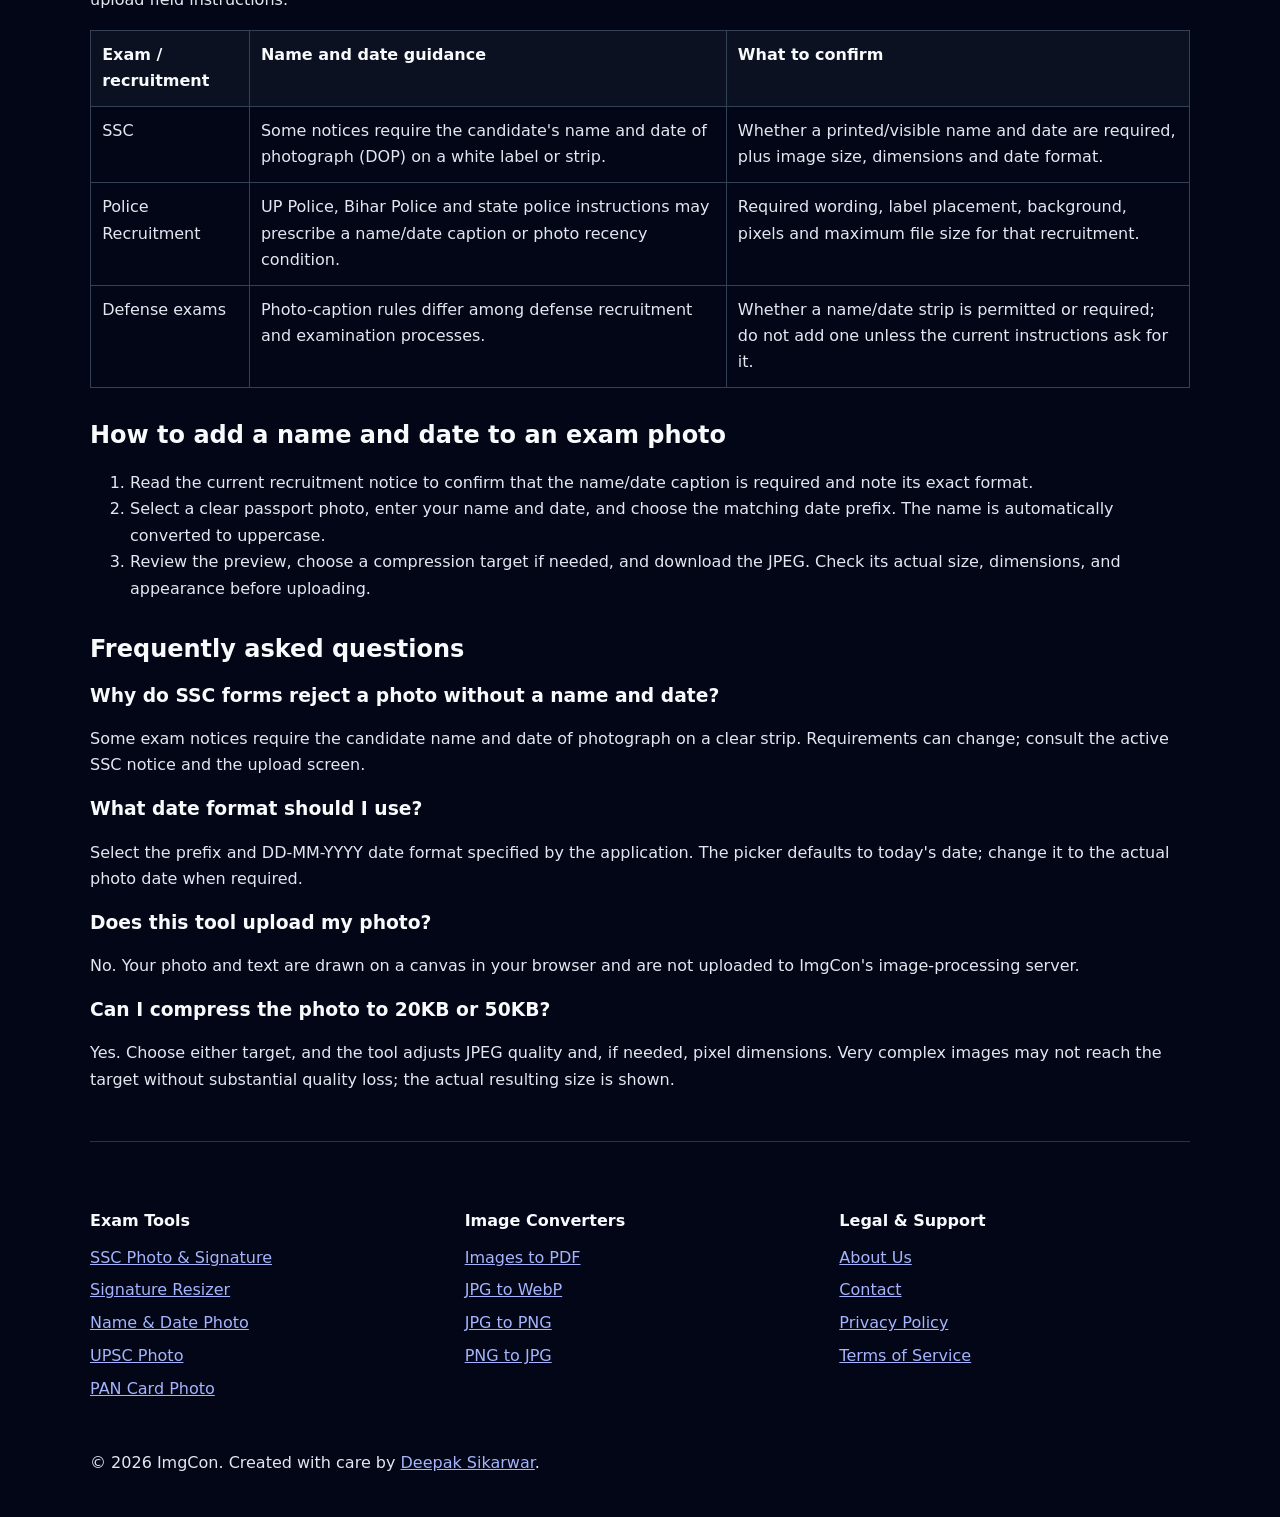
<file: photo-name-date-maker.html>
<!doctype html>
<html lang="en">
  <head>
    <meta charset="utf-8" />
    <meta name="viewport" content="width=device-width, initial-scale=1" />
    <meta name="description" content="Add your name and date of photo (DOP) on passport photos for SSC, UP Police, and competitive exams. 100% free, instant, and private in your browser." />
    <meta name="robots" content="index,follow" />
    <meta name="thumbnail" content="https://imgcon.online/imgconlogo.png" />
    <meta property="og:type" content="website" />
    <meta property="og:url" content="https://imgcon.online/photo-name-date-maker.html" />
    <meta property="og:title" content="Name and Date on Photo Maker Online — ImgCon" />
    <meta property="og:description" content="Add candidate name and date of photo on exam passport photos privately in your browser." />
    <meta property="og:image" content="https://imgcon.online/imgconlogo.png" />
    <meta name="twitter:card" content="summary_large_image" />
    <meta name="twitter:image" content="https://imgcon.online/imgconlogo.png" />
    <link rel="canonical" href="https://imgcon.online/photo-name-date-maker.html" />
    <link rel="icon" type="image/png" sizes="192x192" href="imgcon-icon-192.png" />
    <link rel="manifest" href="manifest.json" />
    <link rel="stylesheet" href="smart-share.css" />
    <title>Name and Date on Photo Maker Online (SSC, Police &amp; Govt Exams) — ImgCon</title>
    <style>
      :root { color-scheme: dark; font-family: system-ui, sans-serif; background: #020617; color: #e2e8f0; }
      * { box-sizing: border-box; }
      body { margin: 0; line-height: 1.65; }
      a { color: #a5b4fc; }
      header, main, footer { width: min(100% - 2rem, 1100px); margin-inline: auto; }
      header, footer { padding-block: 1rem; border-bottom: 1px solid #263247; }
      footer { border-top: 1px solid #263247; border-bottom: 0; margin-top: 3rem; padding-block: 1.5rem; }
      .site-header { display: flex; flex-wrap: wrap; align-items: center; justify-content: space-between; gap: 1rem; }
      .site-brand { color: #f8fafc; font-weight: 700; text-decoration: none; }
      .site-nav { display: flex; flex-wrap: wrap; gap: .45rem; }
      .site-nav a { padding: .35rem .6rem; border: 1px solid #334155; border-radius: .5rem; text-decoration: none; }
      .site-nav a:hover { border-color: #818cf8; color: #fff; }
      main { padding-top: 1.5rem; }
      h1, h2, h3 { line-height: 1.25; color: #f8fafc; }
      h1 { font-size: clamp(2rem, 6vw, 3rem); }
      section { margin-block: 2rem; }
      .tool-panel, .content-card { border: 1px solid #263247; border-radius: 1rem; background: #0b1120; padding: clamp(1rem, 3vw, 1.5rem); }
      .tool-grid { display: grid; grid-template-columns: minmax(0, 1fr) minmax(240px, .75fr); gap: 1.5rem; align-items: start; }
      .controls { display: grid; gap: 1rem; }
      label { display: grid; gap: .35rem; font-weight: 600; }
      input, select, button { font: inherit; }
      input[type="text"], input[type="date"], select { width: 100%; padding: .7rem .8rem; color: #f8fafc; background: #020617; border: 1px solid #475569; border-radius: .6rem; }
      input[type="range"] { width: 100%; accent-color: #818cf8; }
      button { padding: .65rem .9rem; border: 1px solid #475569; border-radius: .6rem; color: #e2e8f0; background: #111c32; cursor: pointer; }
      button:hover:not(:disabled) { border-color: #818cf8; color: #fff; }
      button:disabled { opacity: .5; cursor: not-allowed; }
      .primary-action { color: #fff; background: #4f46e5; border-color: #6366f1; font-weight: 700; }
      .drop-zone { border: 1px dashed #64748b; border-radius: .8rem; padding: 1rem; text-align: center; background: #020617; }
      .drop-zone.is-dragging, .drop-zone.has-photo { border-color: #818cf8; background: #111c32; }
      .button-row { display: flex; flex-wrap: wrap; gap: .5rem; }
      [aria-pressed="true"] { border-color: #a5b4fc; background: #312e81; }
      .preview-wrap { display: grid; justify-items: center; gap: .75rem; }
      #photo-preview { width: min(100%, 350px); height: auto; border: 1px solid #475569; border-radius: .4rem; background: #fff; }
      .hint, .status { color: #aab5c7; font-size: .92rem; }
      .error { min-height: 1.5em; color: #fca5a5; }
      .note { border-left: 3px solid #818cf8; padding: .75rem 1rem; background: #111c32; }
      .table-wrap { overflow-x: auto; }
      table { width: 100%; min-width: 560px; border-collapse: collapse; }
      th, td { border: 1px solid #334155; padding: .7rem; text-align: left; vertical-align: top; }
      th { color: #f8fafc; background: #0b1120; }
      .footer-grid { display: grid; grid-template-columns: repeat(auto-fit, minmax(180px, 1fr)); gap: 1.5rem; }
      .footer-grid h2 { font-size: 1rem; }
      .footer-grid nav { display: grid; gap: .4rem; }
      @media (max-width: 700px) { .tool-grid { grid-template-columns: 1fr; } }
      @media (prefers-reduced-motion: reduce) { *, *::before, *::after { scroll-behavior: auto !important; transition-duration: .01ms !important; } }
    </style>
    <script type="application/ld+json">
      {
        "@context": "https://schema.org",
        "@type": "FAQPage",
        "mainEntity": [
          {"@type":"Question","name":"Why do SSC forms reject a photo without a name and date?","acceptedAnswer":{"@type":"Answer","text":"Some exam notices or application fields ask for the candidate's name and date of photograph on a clear white strip. Rules vary by recruitment cycle, so check the current notice and preview the final image before uploading."}},
          {"@type":"Question","name":"What date format should I use for the date of photo (DOP)?","acceptedAnswer":{"@type":"Answer","text":"Use the date format and prefix required by the active application instructions. ImgCon offers DOP:, Date:, or no prefix and displays the selected date as DD-MM-YYYY."}},
          {"@type":"Question","name":"Will adding a name and date change my passport photo dimensions?","acceptedAnswer":{"@type":"Answer","text":"ImgCon exports a 700 by 900 pixel JPEG canvas, a 7:9 ratio corresponding to 3.5 by 4.5. The white label overlays the bottom of the photo; verify the exact dimensions and composition required by your exam."}},
          {"@type":"Question","name":"Are my photo and personal details uploaded to ImgCon?","acceptedAnswer":{"@type":"Answer","text":"No. The photo and entered name and date are processed locally in your browser using an HTML canvas and are not sent to an ImgCon image-processing server."}}
        ]
      }
    </script>
  </head>
  <body>
    <header class="site-header">
      <a class="site-brand" href="index.html">ImgCon</a>
      <button id="share-button" class="smart-share-trigger" type="button" data-smart-share>Share</button>
      <nav class="site-nav" aria-label="Primary navigation">
        <a href="ssc-photo-resizer.html">SSC Photo</a>
        <a href="signature-resizer.html">Signature Resizer</a>
        <a href="photo-name-date-maker.html" aria-current="page">Name &amp; Date Photo</a>
        <a href="images-to-pdf.html">Images to PDF</a>
        <a href="upsc-photo-compressor.html">UPSC Photo</a>
        <a href="pan-card-photo-resizer.html">PAN Photo</a>
      </nav>
    </header>
    <main>
      <h1>Name and Date on Passport Photo Maker</h1>
      <p>Add your candidate name and date of photograph (DOP) on a clean white strip for SSC, UP Police, Bihar Police, Railway and state exam applications. Preview the result, choose a JPEG size target, and download it directly from your browser. Always confirm the active exam notice before submitting.</p>
      <section class="tool-panel" aria-label="Name and date photo maker">
        <div class="tool-grid">
          <div class="controls">
            <div class="drop-zone" id="photo-drop-zone">
              <p><strong>Select or drop one passport photo</strong></p>
              <p class="hint">JPG, PNG, WebP and other browser-supported image files · output 700 × 900 px JPEG</p>
              <input id="photo-input" type="file" accept="image/*" hidden />
              <button id="browse-photo" type="button">Choose photo</button>
            </div>
            <label for="candidate-name">Candidate name
              <input id="candidate-name" type="text" maxlength="80" autocomplete="name" placeholder="DEEPAK SIKARWAR" />
            </label>
            <label for="photo-date">Date of photograph
              <input id="photo-date" type="date" />
            </label>
            <label for="date-prefix">Date prefix
              <select id="date-prefix">
                <option value="dop">DOP: DD-MM-YYYY</option>
                <option value="date">Date: DD-MM-YYYY</option>
                <option value="none">DD-MM-YYYY</option>
              </select>
            </label>
            <label for="strip-height">White strip height: <span id="strip-height-value">20%</span>
              <input id="strip-height" type="range" min="14" max="28" value="20" />
            </label>
            <div>
              <p><strong>Optional JPEG size target</strong></p>
              <div class="button-row">
                <button type="button" data-target-bytes="51200" aria-pressed="false">Compress under 50KB</button>
                <button type="button" data-target-bytes="20480" aria-pressed="false">Compress under 20KB</button>
              </div>
            </div>
            <p id="target-note" class="status" aria-live="polite">Choose a photo to create a preview.</p>
            <p id="photo-error" class="error" role="alert"></p>
            <button id="download-photo" class="primary-action" type="button" disabled>Download name &amp; date JPG</button>
          </div>
          <div class="preview-wrap">
            <h2>Live preview</h2>
            <canvas id="photo-preview" width="700" height="900" aria-label="Preview of the photo with a name and date strip"></canvas>
            <p class="hint">The label is overlaid on the bottom 20% by default. Check that it does not cover important parts of your photo.</p>
          </div>
        </div>
      </section>
      <p class="note"><strong>Privacy:</strong> The photo and the entered personal details stay in this browser session. They are processed locally and are not uploaded to ImgCon's image-processing server.</p>
      <section>
        <h2>Exam photo name and date rules</h2>
        <p>These are general preparation notes, not a guarantee of one rule for every recruitment. Follow the active official notification and the upload field instructions.</p>
        <div class="table-wrap">
          <table>
            <thead><tr><th>Exam / recruitment</th><th>Name and date guidance</th><th>What to confirm</th></tr></thead>
            <tbody>
              <tr><td>SSC</td><td>Some notices require the candidate's name and date of photograph (DOP) on a white label or strip.</td><td>Whether a printed/visible name and date are required, plus image size, dimensions and date format.</td></tr>
              <tr><td>Police Recruitment</td><td>UP Police, Bihar Police and state police instructions may prescribe a name/date caption or photo recency condition.</td><td>Required wording, label placement, background, pixels and maximum file size for that recruitment.</td></tr>
              <tr><td>Defense exams</td><td>Photo-caption rules differ among defense recruitment and examination processes.</td><td>Whether a name/date strip is permitted or required; do not add one unless the current instructions ask for it.</td></tr>
            </tbody>
          </table>
        </div>
      </section>
      <section>
        <h2>How to add a name and date to an exam photo</h2>
        <ol>
          <li>Read the current recruitment notice to confirm that the name/date caption is required and note its exact format.</li>
          <li>Select a clear passport photo, enter your name and date, and choose the matching date prefix. The name is automatically converted to uppercase.</li>
          <li>Review the preview, choose a compression target if needed, and download the JPEG. Check its actual size, dimensions, and appearance before uploading.</li>
        </ol>
      </section>
      <section>
        <h2>Frequently asked questions</h2>
        <h3>Why do SSC forms reject a photo without a name and date?</h3>
        <p>Some exam notices require the candidate name and date of photograph on a clear strip. Requirements can change; consult the active SSC notice and the upload screen.</p>
        <h3>What date format should I use?</h3>
        <p>Select the prefix and DD-MM-YYYY date format specified by the application. The picker defaults to today's date; change it to the actual photo date when required.</p>
        <h3>Does this tool upload my photo?</h3>
        <p>No. Your photo and text are drawn on a canvas in your browser and are not uploaded to ImgCon's image-processing server.</p>
        <h3>Can I compress the photo to 20KB or 50KB?</h3>
        <p>Yes. Choose either target, and the tool adjusts JPEG quality and, if needed, pixel dimensions. Very complex images may not reach the target without substantial quality loss; the actual resulting size is shown.</p>
      </section>
    </main>
    <footer>
      <div class="footer-grid">
        <section><h2>Exam Tools</h2><nav aria-label="Exam tools"><a href="ssc-photo-resizer.html">SSC Photo &amp; Signature</a><a href="signature-resizer.html">Signature Resizer</a><a href="photo-name-date-maker.html">Name &amp; Date Photo</a><a href="upsc-photo-compressor.html">UPSC Photo</a><a href="pan-card-photo-resizer.html">PAN Card Photo</a></nav></section>
        <section><h2>Image Converters</h2><nav aria-label="Image converters"><a href="images-to-pdf.html">Images to PDF</a><a href="jpg-to-webp.html">JPG to WebP</a><a href="index.html#quick-jpg-to-png">JPG to PNG</a><a href="index.html#quick-png-to-jpg">PNG to JPG</a></nav></section>
        <section><h2>Legal &amp; Support</h2><nav aria-label="Legal and support"><a href="about.html">About Us</a><a href="contact.html">Contact</a><a href="privacy-policy.html">Privacy Policy</a><a href="terms-of-service.html">Terms of Service</a></nav></section>
      </div>
      <p>© 2026 ImgCon. Created with care by <a href="about.html">Deepak Sikarwar</a>.</p>
    </footer>
    <script src="photo-name-date-maker.js" defer></script>
    <script src="script.js" defer></script>
  </body>
</html>
</file>
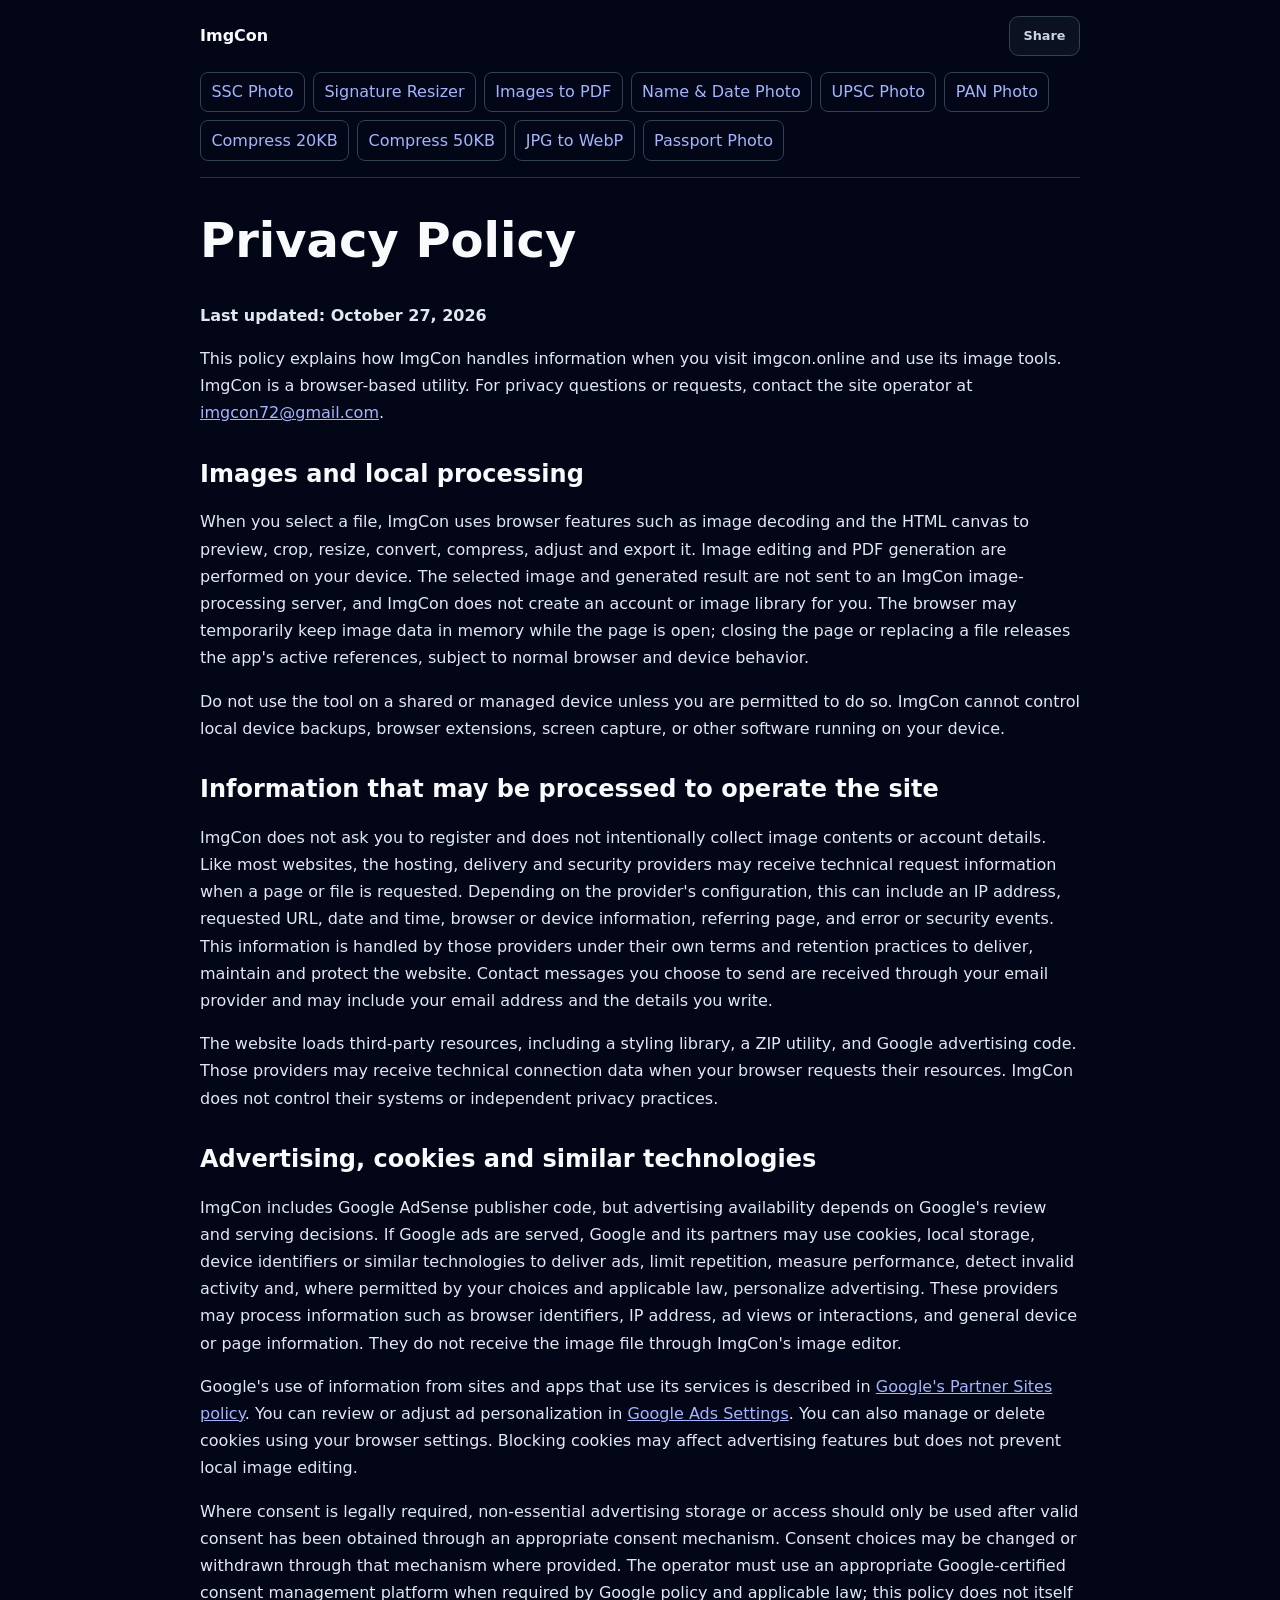
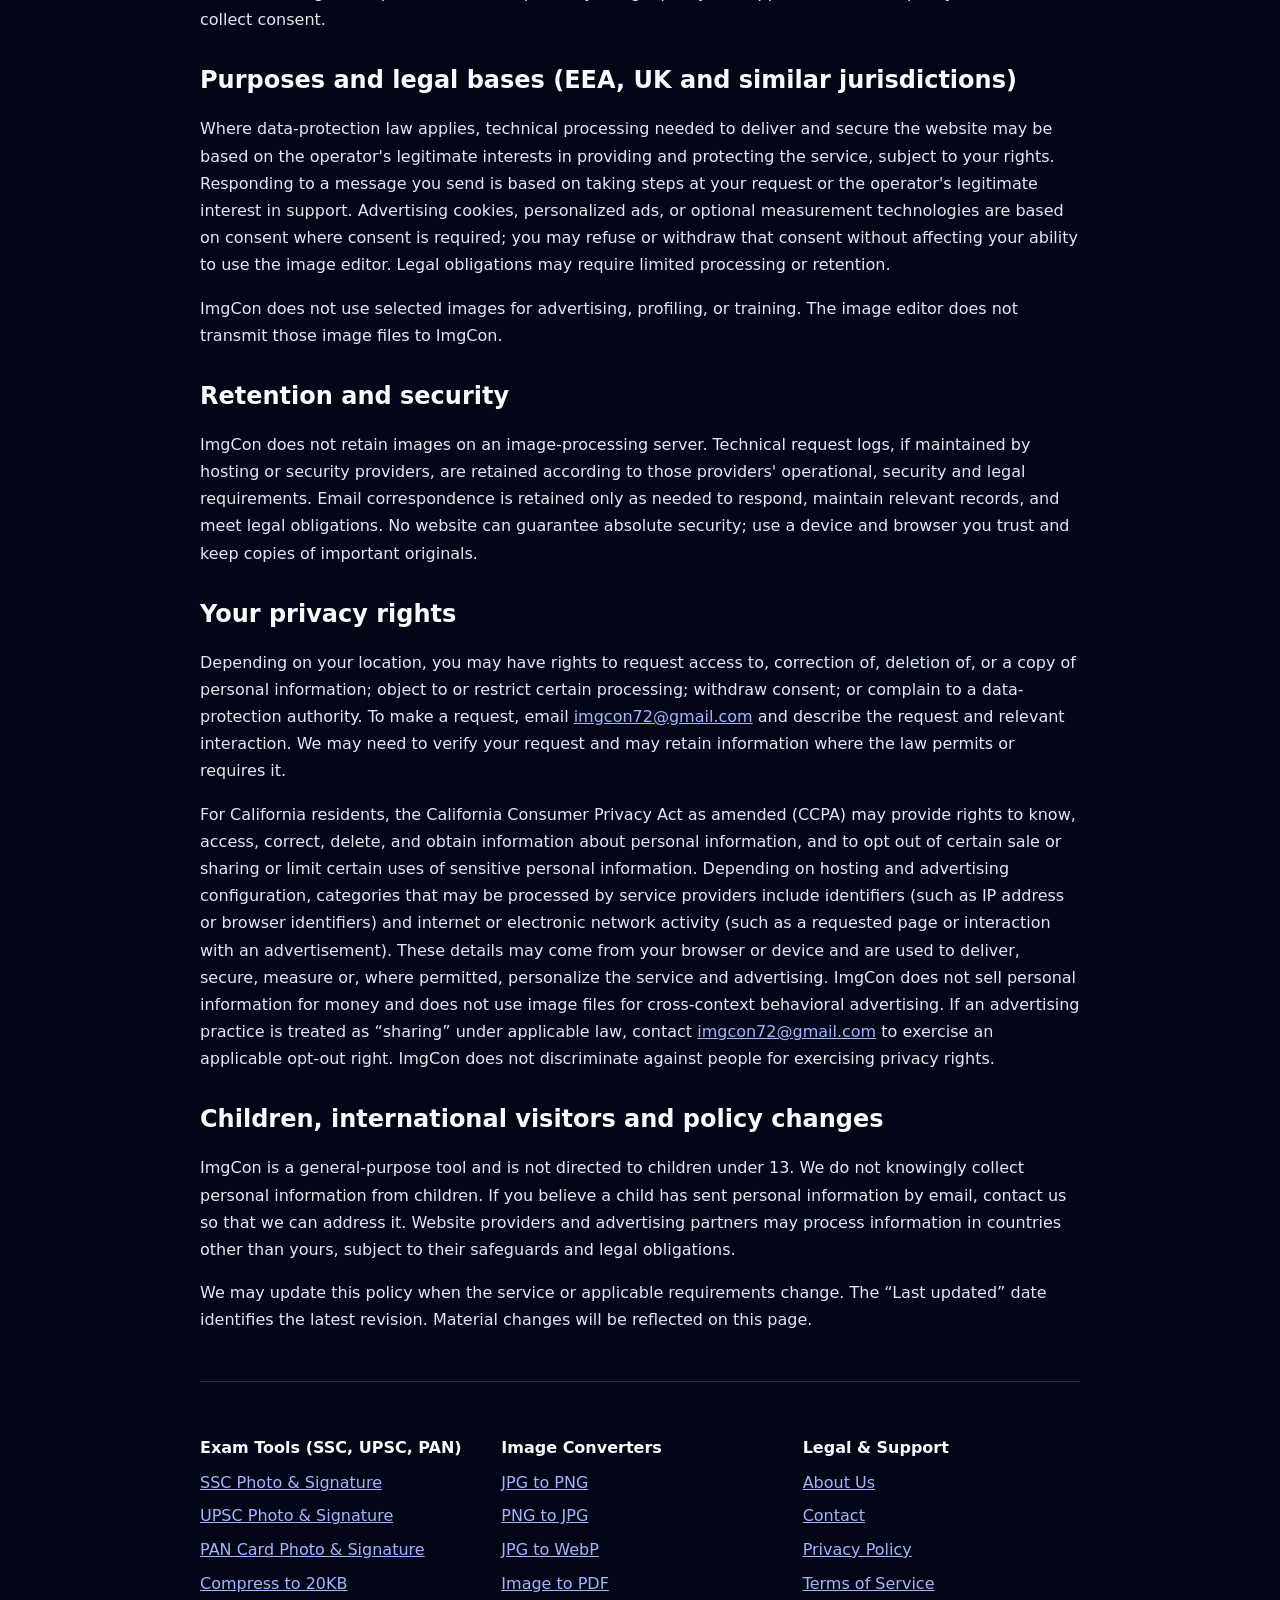
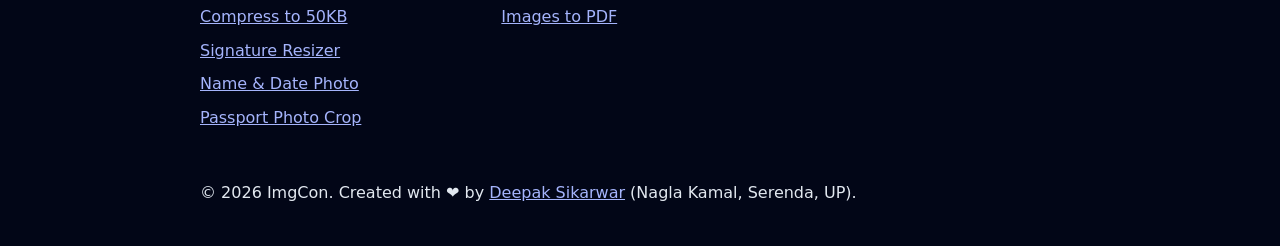
<file: privacy-policy.html>
<!doctype html>
<html lang="en">
  <head>
    <meta charset="utf-8" />
    <meta name="viewport" content="width=device-width, initial-scale=1" />
    <meta name="description" content="Read how ImgCon handles browser-based image processing, site operation, advertising technologies, cookies, privacy rights and contact requests." />
    <meta name="robots" content="index,follow" />
    <title>Privacy Policy — ImgCon | 100% On-Device Image Processing</title>
    <meta name="thumbnail" content="https://imgcon.online/imgconlogo.png" />
    <meta property="og:image" content="https://imgcon.online/imgconlogo.png" />
    <meta property="og:image:width" content="1200" />
    <meta property="og:image:height" content="630" />
    <meta name="twitter:card" content="summary_large_image" />
    <meta name="twitter:image" content="https://imgcon.online/imgconlogo.png" />
    <link rel="icon" type="image/png" sizes="192x192" href="imgcon-icon-192.png" />
    <link rel="canonical" href="https://imgcon.online/privacy-policy.html" />
    <link rel="preload" href="script.js" as="script" />
    <link rel="stylesheet" href="smart-share.css" />
    <style>
      :root { color-scheme: dark; font-family: system-ui, sans-serif; background: #020617; color: #e2e8f0; }
      * { box-sizing: border-box; }
      body { margin: 0; line-height: 1.7; }
      a { color: #a5b4fc; }
      header, main, footer { width: min(100% - 2rem, 880px); margin-inline: auto; }
      header, footer { padding-block: 1rem; border-bottom: 1px solid #263247; }
      footer { border-top: 1px solid #263247; border-bottom: 0; margin-top: 3rem; padding-block: 1.5rem; }
      .site-header { display: flex; flex-wrap: wrap; align-items: center; justify-content: space-between; gap: 1rem; }
      .site-brand { color: #f8fafc; font-weight: 700; text-decoration: none; }
      .site-nav { display: flex; flex-wrap: wrap; gap: .5rem; }
      .site-nav a { display: inline-block; padding: .35rem .65rem; border: 1px solid #334155; border-radius: .5rem; text-decoration: none; }
      .site-nav a:hover { border-color: #818cf8; color: #fff; }
      .footer-grid { display: grid; grid-template-columns: repeat(auto-fit, minmax(160px, 1fr)); gap: 1.5rem; }
      .footer-column h2 { margin: 0 0 .65rem; font-size: 1rem; }
      .footer-column nav { display: grid; gap: .4rem; }
      h1, h2 { line-height: 1.25; color: #f8fafc; }
      h1 { font-size: clamp(2rem, 6vw, 3rem); }
      section { margin-block: 2rem; }
      nav { display: flex; flex-wrap: wrap; gap: .75rem 1rem; }
    </style>
    <script type="application/ld+json">
      {
        "@context": "https://schema.org",
        "@type": "BreadcrumbList",
        "itemListElement": [
          {"@type":"ListItem","position":1,"name":"Home","item":"https://imgcon.online/"},
          {"@type":"ListItem","position":2,"name":"Privacy Policy","item":"https://imgcon.online/privacy-policy.html"}
        ]
      }
    </script>
  </head>
  <body>
    <header class="site-header">
      <a class="site-brand" href="index.html">ImgCon</a>
      <button id="share-button" class="smart-share-trigger" type="button" data-smart-share>Share</button>
      <nav class="site-nav" aria-label="Primary navigation">
        <a href="ssc-photo-resizer.html">SSC Photo</a>
        <a href="signature-resizer.html">Signature Resizer</a>
        <a href="images-to-pdf.html">Images to PDF</a>
        <a href="photo-name-date-maker.html">Name &amp; Date Photo</a>
        <a href="upsc-photo-compressor.html">UPSC Photo</a>
        <a href="pan-card-photo-resizer.html">PAN Photo</a>
        <a href="compress-image-to-20kb.html">Compress 20KB</a>
        <a href="compress-image-to-50kb.html">Compress 50KB</a>
        <a href="jpg-to-webp.html">JPG to WebP</a>
        <a href="passport-photo-maker.html">Passport Photo</a>
      </nav>
    </header>
    <main>
      <h1>Privacy Policy</h1>
      <p><strong>Last updated: October 27, 2026</strong></p>
      <p>This policy explains how ImgCon handles information when you visit imgcon.online and use its image tools. ImgCon is a browser-based utility. For privacy questions or requests, contact the site operator at <a href="mailto:imgcon72@gmail.com">imgcon72@gmail.com</a>.</p>

      <section>
        <h2>Images and local processing</h2>
        <p>When you select a file, ImgCon uses browser features such as image decoding and the HTML canvas to preview, crop, resize, convert, compress, adjust and export it. Image editing and PDF generation are performed on your device. The selected image and generated result are not sent to an ImgCon image-processing server, and ImgCon does not create an account or image library for you. The browser may temporarily keep image data in memory while the page is open; closing the page or replacing a file releases the app's active references, subject to normal browser and device behavior.</p>
        <p>Do not use the tool on a shared or managed device unless you are permitted to do so. ImgCon cannot control local device backups, browser extensions, screen capture, or other software running on your device.</p>
      </section>

      <section>
        <h2>Information that may be processed to operate the site</h2>
        <p>ImgCon does not ask you to register and does not intentionally collect image contents or account details. Like most websites, the hosting, delivery and security providers may receive technical request information when a page or file is requested. Depending on the provider's configuration, this can include an IP address, requested URL, date and time, browser or device information, referring page, and error or security events. This information is handled by those providers under their own terms and retention practices to deliver, maintain and protect the website. Contact messages you choose to send are received through your email provider and may include your email address and the details you write.</p>
        <p>The website loads third-party resources, including a styling library, a ZIP utility, and Google advertising code. Those providers may receive technical connection data when your browser requests their resources. ImgCon does not control their systems or independent privacy practices.</p>
      </section>

      <section>
        <h2>Advertising, cookies and similar technologies</h2>
        <p>ImgCon includes Google AdSense publisher code, but advertising availability depends on Google's review and serving decisions. If Google ads are served, Google and its partners may use cookies, local storage, device identifiers or similar technologies to deliver ads, limit repetition, measure performance, detect invalid activity and, where permitted by your choices and applicable law, personalize advertising. These providers may process information such as browser identifiers, IP address, ad views or interactions, and general device or page information. They do not receive the image file through ImgCon's image editor.</p>
        <p>Google's use of information from sites and apps that use its services is described in <a href="https://policies.google.com/technologies/partner-sites" target="_blank" rel="noopener noreferrer">Google's Partner Sites policy</a>. You can review or adjust ad personalization in <a href="https://adssettings.google.com/" target="_blank" rel="noopener noreferrer">Google Ads Settings</a>. You can also manage or delete cookies using your browser settings. Blocking cookies may affect advertising features but does not prevent local image editing.</p>
        <p>Where consent is legally required, non-essential advertising storage or access should only be used after valid consent has been obtained through an appropriate consent mechanism. Consent choices may be changed or withdrawn through that mechanism where provided. The operator must use an appropriate Google-certified consent management platform when required by Google policy and applicable law; this policy does not itself collect consent.</p>
      </section>

      <section>
        <h2>Purposes and legal bases (EEA, UK and similar jurisdictions)</h2>
        <p>Where data-protection law applies, technical processing needed to deliver and secure the website may be based on the operator's legitimate interests in providing and protecting the service, subject to your rights. Responding to a message you send is based on taking steps at your request or the operator's legitimate interest in support. Advertising cookies, personalized ads, or optional measurement technologies are based on consent where consent is required; you may refuse or withdraw that consent without affecting your ability to use the image editor. Legal obligations may require limited processing or retention.</p>
        <p>ImgCon does not use selected images for advertising, profiling, or training. The image editor does not transmit those image files to ImgCon.</p>
      </section>

      <section>
        <h2>Retention and security</h2>
        <p>ImgCon does not retain images on an image-processing server. Technical request logs, if maintained by hosting or security providers, are retained according to those providers' operational, security and legal requirements. Email correspondence is retained only as needed to respond, maintain relevant records, and meet legal obligations. No website can guarantee absolute security; use a device and browser you trust and keep copies of important originals.</p>
      </section>

      <section>
        <h2>Your privacy rights</h2>
        <p>Depending on your location, you may have rights to request access to, correction of, deletion of, or a copy of personal information; object to or restrict certain processing; withdraw consent; or complain to a data-protection authority. To make a request, email <a href="mailto:imgcon72@gmail.com">imgcon72@gmail.com</a> and describe the request and relevant interaction. We may need to verify your request and may retain information where the law permits or requires it.</p>
        <p>For California residents, the California Consumer Privacy Act as amended (CCPA) may provide rights to know, access, correct, delete, and obtain information about personal information, and to opt out of certain sale or sharing or limit certain uses of sensitive personal information. Depending on hosting and advertising configuration, categories that may be processed by service providers include identifiers (such as IP address or browser identifiers) and internet or electronic network activity (such as a requested page or interaction with an advertisement). These details may come from your browser or device and are used to deliver, secure, measure or, where permitted, personalize the service and advertising. ImgCon does not sell personal information for money and does not use image files for cross-context behavioral advertising. If an advertising practice is treated as “sharing” under applicable law, contact <a href="mailto:imgcon72@gmail.com">imgcon72@gmail.com</a> to exercise an applicable opt-out right. ImgCon does not discriminate against people for exercising privacy rights.</p>
      </section>

      <section>
        <h2>Children, international visitors and policy changes</h2>
        <p>ImgCon is a general-purpose tool and is not directed to children under 13. We do not knowingly collect personal information from children. If you believe a child has sent personal information by email, contact us so that we can address it. Website providers and advertising partners may process information in countries other than yours, subject to their safeguards and legal obligations.</p>
        <p>We may update this policy when the service or applicable requirements change. The “Last updated” date identifies the latest revision. Material changes will be reflected on this page.</p>
      </section>
    </main>
    <footer>
      <div class="footer-grid">
        <section class="footer-column" aria-labelledby="footer-exam-tools"><h2 id="footer-exam-tools">Exam Tools (SSC, UPSC, PAN)</h2><nav aria-label="Exam tools"><a href="ssc-photo-resizer.html">SSC Photo &amp; Signature</a><a href="upsc-photo-compressor.html">UPSC Photo &amp; Signature</a><a href="pan-card-photo-resizer.html">PAN Card Photo &amp; Signature</a><a href="compress-image-to-20kb.html">Compress to 20KB</a><a href="compress-image-to-50kb.html">Compress to 50KB</a>        <a href="signature-resizer.html">Signature Resizer</a><a href="photo-name-date-maker.html">Name &amp; Date Photo</a><a href="passport-photo-maker.html">Passport Photo Crop</a></nav></section>
        <section class="footer-column" aria-labelledby="footer-converters"><h2 id="footer-converters">Image Converters</h2><nav aria-label="Image converters"><a href="index.html#quick-jpg-to-png">JPG to PNG</a><a href="index.html#quick-png-to-jpg">PNG to JPG</a><a href="jpg-to-webp.html">JPG to WebP</a><a href="index.html#quick-image-to-pdf">Image to PDF</a><a href="images-to-pdf.html">Images to PDF</a></nav></section>
        <section class="footer-column" aria-labelledby="footer-legal-support"><h2 id="footer-legal-support">Legal &amp; Support</h2><nav aria-label="Legal and support"><a href="about.html">About Us</a><a href="contact.html">Contact</a><a href="privacy-policy.html">Privacy Policy</a><a href="terms-of-service.html">Terms of Service</a></nav></section>
      </div>
      <p><span>© 2026 ImgCon. Created with ❤️ by <a href="about.html" class="font-medium text-indigo-300 underline underline-offset-2 hover:text-white">Deepak Sikarwar</a> (Nagla Kamal, Serenda, UP).</span></p>
    </footer>
    <script src="script.js" defer></script>
  </body>
</html>
</file>
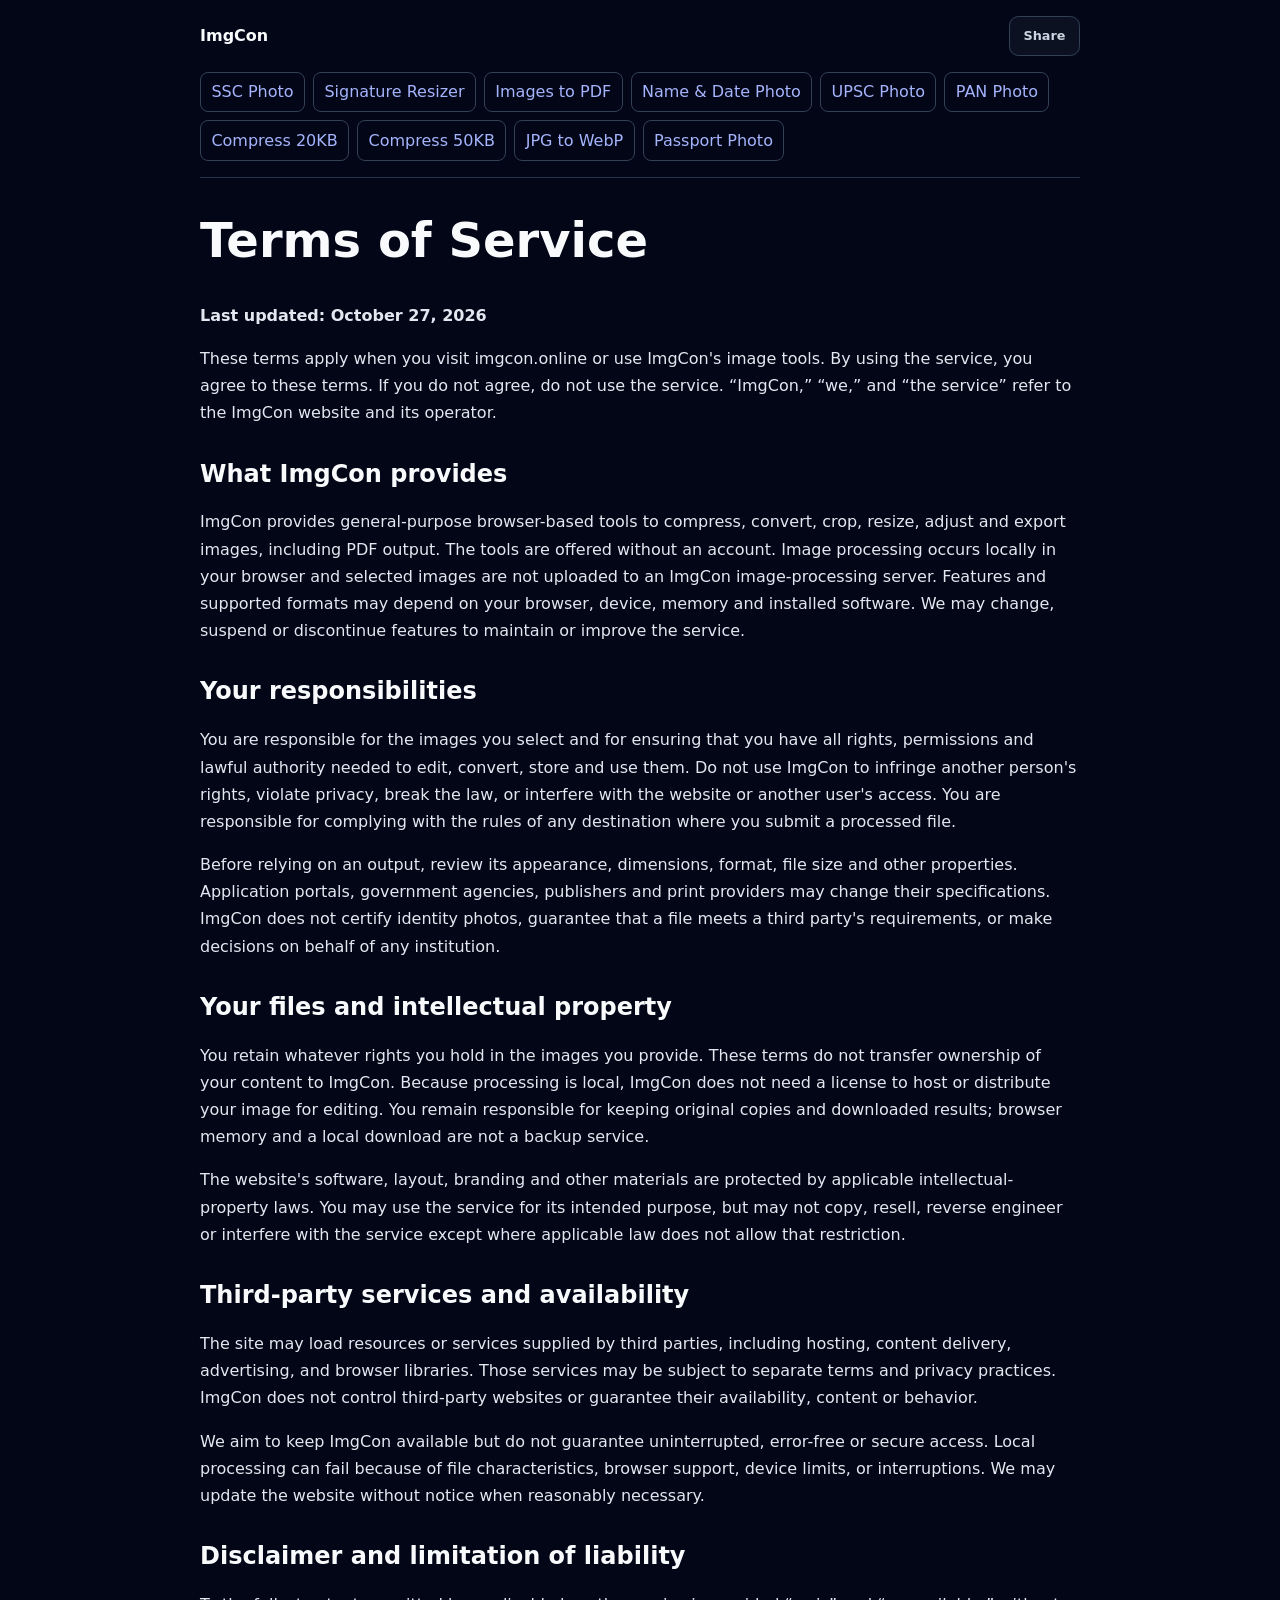
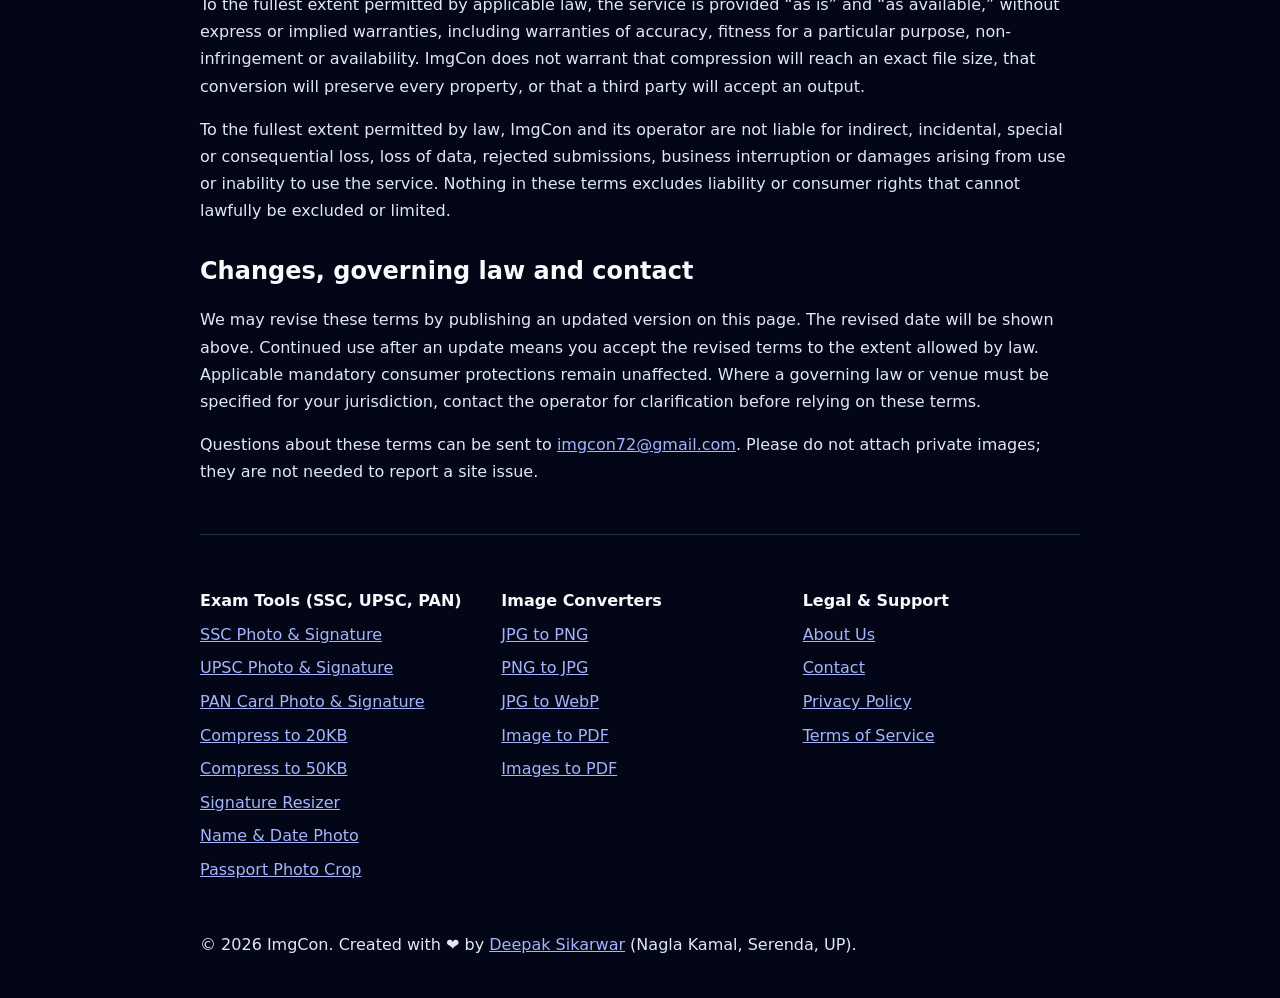
<file: terms-of-service.html>
<!doctype html>
<html lang="en">
  <head>
    <meta charset="utf-8" />
    <meta name="viewport" content="width=device-width, initial-scale=1" />
    <meta name="description" content="Read ImgCon's terms for using its free browser-based image compressor, converter, cropper and PDF tools." />
    <meta name="robots" content="index,follow" />
    <title>Terms of Service — ImgCon</title>
    <meta name="thumbnail" content="https://imgcon.online/imgconlogo.png" />
    <meta property="og:image" content="https://imgcon.online/imgconlogo.png" />
    <meta property="og:image:width" content="1200" />
    <meta property="og:image:height" content="630" />
    <meta name="twitter:card" content="summary_large_image" />
    <meta name="twitter:image" content="https://imgcon.online/imgconlogo.png" />
    <link rel="icon" type="image/png" sizes="192x192" href="imgcon-icon-192.png" />
    <link rel="canonical" href="https://imgcon.online/terms-of-service.html" />
    <link rel="preload" href="script.js" as="script" />
    <link rel="stylesheet" href="smart-share.css" />
    <style>
      :root { color-scheme: dark; font-family: system-ui, sans-serif; background: #020617; color: #e2e8f0; }
      * { box-sizing: border-box; }
      body { margin: 0; line-height: 1.7; }
      a { color: #a5b4fc; }
      header, main, footer { width: min(100% - 2rem, 880px); margin-inline: auto; }
      header, footer { padding-block: 1rem; border-bottom: 1px solid #263247; }
      footer { border-top: 1px solid #263247; border-bottom: 0; margin-top: 3rem; padding-block: 1.5rem; }
      .site-header { display: flex; flex-wrap: wrap; align-items: center; justify-content: space-between; gap: 1rem; }
      .site-brand { color: #f8fafc; font-weight: 700; text-decoration: none; }
      .site-nav { display: flex; flex-wrap: wrap; gap: .5rem; }
      .site-nav a { display: inline-block; padding: .35rem .65rem; border: 1px solid #334155; border-radius: .5rem; text-decoration: none; }
      .site-nav a:hover { border-color: #818cf8; color: #fff; }
      .footer-grid { display: grid; grid-template-columns: repeat(auto-fit, minmax(160px, 1fr)); gap: 1.5rem; }
      .footer-column h2 { margin: 0 0 .65rem; font-size: 1rem; }
      .footer-column nav { display: grid; gap: .4rem; }
      h1, h2 { line-height: 1.25; color: #f8fafc; }
      h1 { font-size: clamp(2rem, 6vw, 3rem); }
      section { margin-block: 2rem; }
      nav { display: flex; flex-wrap: wrap; gap: .75rem 1rem; }
    </style>
    <script type="application/ld+json">
      {
        "@context": "https://schema.org",
        "@type": "BreadcrumbList",
        "itemListElement": [
          {"@type":"ListItem","position":1,"name":"Home","item":"https://imgcon.online/"},
          {"@type":"ListItem","position":2,"name":"Terms of Service","item":"https://imgcon.online/terms-of-service.html"}
        ]
      }
    </script>
  </head>
  <body>
    <header class="site-header">
      <a class="site-brand" href="index.html">ImgCon</a>
      <button id="share-button" class="smart-share-trigger" type="button" data-smart-share>Share</button>
      <nav class="site-nav" aria-label="Primary navigation">
        <a href="ssc-photo-resizer.html">SSC Photo</a>
        <a href="signature-resizer.html">Signature Resizer</a>
        <a href="images-to-pdf.html">Images to PDF</a>
        <a href="photo-name-date-maker.html">Name &amp; Date Photo</a>
        <a href="upsc-photo-compressor.html">UPSC Photo</a>
        <a href="pan-card-photo-resizer.html">PAN Photo</a>
        <a href="compress-image-to-20kb.html">Compress 20KB</a>
        <a href="compress-image-to-50kb.html">Compress 50KB</a>
        <a href="jpg-to-webp.html">JPG to WebP</a>
        <a href="passport-photo-maker.html">Passport Photo</a>
      </nav>
    </header>
    <main>
      <h1>Terms of Service</h1>
      <p><strong>Last updated: October 27, 2026</strong></p>
      <p>These terms apply when you visit imgcon.online or use ImgCon's image tools. By using the service, you agree to these terms. If you do not agree, do not use the service. “ImgCon,” “we,” and “the service” refer to the ImgCon website and its operator.</p>

      <section>
        <h2>What ImgCon provides</h2>
        <p>ImgCon provides general-purpose browser-based tools to compress, convert, crop, resize, adjust and export images, including PDF output. The tools are offered without an account. Image processing occurs locally in your browser and selected images are not uploaded to an ImgCon image-processing server. Features and supported formats may depend on your browser, device, memory and installed software. We may change, suspend or discontinue features to maintain or improve the service.</p>
      </section>

      <section>
        <h2>Your responsibilities</h2>
        <p>You are responsible for the images you select and for ensuring that you have all rights, permissions and lawful authority needed to edit, convert, store and use them. Do not use ImgCon to infringe another person's rights, violate privacy, break the law, or interfere with the website or another user's access. You are responsible for complying with the rules of any destination where you submit a processed file.</p>
        <p>Before relying on an output, review its appearance, dimensions, format, file size and other properties. Application portals, government agencies, publishers and print providers may change their specifications. ImgCon does not certify identity photos, guarantee that a file meets a third party's requirements, or make decisions on behalf of any institution.</p>
      </section>

      <section>
        <h2>Your files and intellectual property</h2>
        <p>You retain whatever rights you hold in the images you provide. These terms do not transfer ownership of your content to ImgCon. Because processing is local, ImgCon does not need a license to host or distribute your image for editing. You remain responsible for keeping original copies and downloaded results; browser memory and a local download are not a backup service.</p>
        <p>The website's software, layout, branding and other materials are protected by applicable intellectual-property laws. You may use the service for its intended purpose, but may not copy, resell, reverse engineer or interfere with the service except where applicable law does not allow that restriction.</p>
      </section>

      <section>
        <h2>Third-party services and availability</h2>
        <p>The site may load resources or services supplied by third parties, including hosting, content delivery, advertising, and browser libraries. Those services may be subject to separate terms and privacy practices. ImgCon does not control third-party websites or guarantee their availability, content or behavior.</p>
        <p>We aim to keep ImgCon available but do not guarantee uninterrupted, error-free or secure access. Local processing can fail because of file characteristics, browser support, device limits, or interruptions. We may update the website without notice when reasonably necessary.</p>
      </section>

      <section>
        <h2>Disclaimer and limitation of liability</h2>
        <p>To the fullest extent permitted by applicable law, the service is provided “as is” and “as available,” without express or implied warranties, including warranties of accuracy, fitness for a particular purpose, non-infringement or availability. ImgCon does not warrant that compression will reach an exact file size, that conversion will preserve every property, or that a third party will accept an output.</p>
        <p>To the fullest extent permitted by law, ImgCon and its operator are not liable for indirect, incidental, special or consequential loss, loss of data, rejected submissions, business interruption or damages arising from use or inability to use the service. Nothing in these terms excludes liability or consumer rights that cannot lawfully be excluded or limited.</p>
      </section>

      <section>
        <h2>Changes, governing law and contact</h2>
        <p>We may revise these terms by publishing an updated version on this page. The revised date will be shown above. Continued use after an update means you accept the revised terms to the extent allowed by law. Applicable mandatory consumer protections remain unaffected. Where a governing law or venue must be specified for your jurisdiction, contact the operator for clarification before relying on these terms.</p>
        <p>Questions about these terms can be sent to <a href="mailto:imgcon72@gmail.com">imgcon72@gmail.com</a>. Please do not attach private images; they are not needed to report a site issue.</p>
      </section>
    </main>
    <footer>
      <div class="footer-grid">
        <section class="footer-column" aria-labelledby="footer-exam-tools"><h2 id="footer-exam-tools">Exam Tools (SSC, UPSC, PAN)</h2><nav aria-label="Exam tools"><a href="ssc-photo-resizer.html">SSC Photo &amp; Signature</a><a href="upsc-photo-compressor.html">UPSC Photo &amp; Signature</a><a href="pan-card-photo-resizer.html">PAN Card Photo &amp; Signature</a><a href="compress-image-to-20kb.html">Compress to 20KB</a><a href="compress-image-to-50kb.html">Compress to 50KB</a>        <a href="signature-resizer.html">Signature Resizer</a><a href="photo-name-date-maker.html">Name &amp; Date Photo</a><a href="passport-photo-maker.html">Passport Photo Crop</a></nav></section>
        <section class="footer-column" aria-labelledby="footer-converters"><h2 id="footer-converters">Image Converters</h2><nav aria-label="Image converters"><a href="index.html#quick-jpg-to-png">JPG to PNG</a><a href="index.html#quick-png-to-jpg">PNG to JPG</a><a href="jpg-to-webp.html">JPG to WebP</a><a href="index.html#quick-image-to-pdf">Image to PDF</a><a href="images-to-pdf.html">Images to PDF</a></nav></section>
        <section class="footer-column" aria-labelledby="footer-legal-support"><h2 id="footer-legal-support">Legal &amp; Support</h2><nav aria-label="Legal and support"><a href="about.html">About Us</a><a href="contact.html">Contact</a><a href="privacy-policy.html">Privacy Policy</a><a href="terms-of-service.html">Terms of Service</a></nav></section>
      </div>
      <p><span>© 2026 ImgCon. Created with ❤️ by <a href="about.html" class="font-medium text-indigo-300 underline underline-offset-2 hover:text-white">Deepak Sikarwar</a> (Nagla Kamal, Serenda, UP).</span></p>
    </footer>
    <script src="script.js" defer></script>
  </body>
</html>
</file>
<file: smart-share.css>
.smart-share-dialog {
  width: min(100% - 2rem, 34rem);
  max-width: 34rem;
  max-height: min(90vh, 48rem);
  padding: 0;
  overflow: auto;
  border: 1px solid #334155;
  border-radius: 1.25rem;
  background: #0b1120;
  color: #e2e8f0;
  box-shadow: 0 24px 80px rgb(0 0 0 / 45%);
}
.smart-share-dialog::backdrop {
  background: rgb(2 6 23 / 76%);
  backdrop-filter: blur(7px);
}
.smart-share-panel { padding: clamp(1.25rem, 5vw, 2rem); }
.smart-share-heading { display: flex; align-items: flex-start; justify-content: space-between; gap: 1rem; }
.smart-share-heading h2 { margin: .2rem 0 0; color: #f8fafc; font-size: 1.5rem; line-height: 1.2; }
.smart-share-eyebrow { margin: 0; color: #a5b4fc; font-size: .75rem; font-weight: 700; letter-spacing: .12em; text-transform: uppercase; }
.smart-share-close {
  display: grid;
  width: 2.5rem;
  height: 2.5rem;
  flex: 0 0 auto;
  place-items: center;
  border: 1px solid #334155;
  border-radius: .75rem;
  background: #111c32;
  color: #e2e8f0;
  cursor: pointer;
  font-size: 1.5rem;
}
.smart-share-message {
  margin: 1.25rem 0;
  padding: 1rem;
  border: 1px solid #263247;
  border-radius: .85rem;
  background: #070d1a;
  color: #cbd5e1;
  font-size: .9rem;
  line-height: 1.6;
  overflow-wrap: anywhere;
}
.smart-share-networks { display: grid; grid-template-columns: repeat(2, minmax(0, 1fr)); gap: .65rem; }
.smart-share-networks a, .smart-share-copy-row button {
  display: inline-flex;
  min-height: 2.8rem;
  align-items: center;
  justify-content: center;
  border: 1px solid #334155;
  border-radius: .75rem;
  background: #111c32;
  color: #f8fafc;
  font: inherit;
  font-size: .875rem;
  font-weight: 600;
  text-align: center;
  text-decoration: none;
  transition: border-color .15s ease, background-color .15s ease, transform .15s ease;
}
.smart-share-networks a:hover, .smart-share-copy-row button:hover { border-color: #818cf8; background: #182440; }
.smart-share-networks a:focus-visible, .smart-share-copy-row button:focus-visible, .smart-share-close:focus-visible, .smart-share-copy-row input:focus-visible {
  outline: 3px solid #818cf8;
  outline-offset: 2px;
}
.smart-share-copy-row { display: grid; grid-template-columns: minmax(0, 1fr) auto; gap: .6rem; margin-top: .9rem; }
.smart-share-copy-row input {
  width: 100%;
  min-width: 0;
  padding: 0 .75rem;
  border: 1px solid #334155;
  border-radius: .75rem;
  background: #070d1a;
  color: #cbd5e1;
  font: inherit;
  font-size: .8rem;
}
.smart-share-copy-row button { padding: .5rem .85rem; background: #4f46e5; cursor: pointer; }
.smart-share-copy-row button:hover { background: #6366f1; }
.smart-share-privacy { margin: .85rem 0 0; color: #94a3b8; font-size: .75rem; line-height: 1.5; }
.smart-share-status { min-height: 1.25rem; margin: .4rem 0 0; color: #a5b4fc; font-size: .8rem; }
.smart-share-trigger {
  display: inline-flex;
  align-items: center;
  justify-content: center;
  border: 1px solid #334155;
  border-radius: .6rem;
  background: #0b1120;
  color: #cbd5e1;
  padding: .5rem .85rem;
  font: inherit;
  font-size: .8rem;
  font-weight: 600;
  cursor: pointer;
}
.smart-share-trigger:hover { border-color: #818cf8; color: #fff; }
.smart-share-trigger:focus-visible { outline: 3px solid #818cf8; outline-offset: 2px; }
.smart-share-toast {
  position: fixed;
  z-index: 1000;
  right: 1rem;
  bottom: 1rem;
  max-width: min(24rem, calc(100vw - 2rem));
  padding: .8rem 1rem;
  border: 1px solid #334155;
  border-radius: .8rem;
  background: #111c32;
  color: #f8fafc;
  box-shadow: 0 12px 32px rgb(0 0 0 / 30%);
  opacity: 0;
  pointer-events: none;
  transform: translateY(.5rem);
  transition: opacity .16s ease, transform .16s ease;
}
.smart-share-toast.is-visible { opacity: 1; transform: translateY(0); }
[data-theme="light"] .smart-share-dialog {
  border-color: #cbd5e1;
  background: #fff;
  color: #0f172a;
  box-shadow: 0 24px 80px rgb(15 23 42 / 25%);
}
[data-theme="light"] .smart-share-dialog::backdrop { background: rgb(15 23 42 / 45%); }
[data-theme="light"] .smart-share-heading h2 { color: #0f172a; }
[data-theme="light"] .smart-share-message,
[data-theme="light"] .smart-share-copy-row input {
  border-color: #dbe3ee;
  background: #f8fafc;
  color: #334155;
}
[data-theme="light"] .smart-share-networks a,
[data-theme="light"] .smart-share-close {
  border-color: #dbe3ee;
  background: #f1f5f9;
  color: #1e293b;
}
[data-theme="light"] .smart-share-networks a:hover,
[data-theme="light"] .smart-share-close:hover { border-color: #818cf8; background: #eef2ff; }
[data-theme="light"] .smart-share-privacy { color: #64748b; }
[data-theme="light"] .smart-share-status { color: #4338ca; }
[data-theme="light"] .smart-share-toast {
  border-color: #cbd5e1;
  background: #fff;
  color: #0f172a;
  box-shadow: 0 12px 32px rgb(15 23 42 / 18%);
}
@media (max-width: 420px) {
  .smart-share-copy-row { grid-template-columns: 1fr; }
  .smart-share-copy-row input { min-height: 2.8rem; }
}
@media (prefers-reduced-motion: reduce) {
  .smart-share-networks a, .smart-share-copy-row button, .smart-share-toast { transition: none; }
}
</file>
